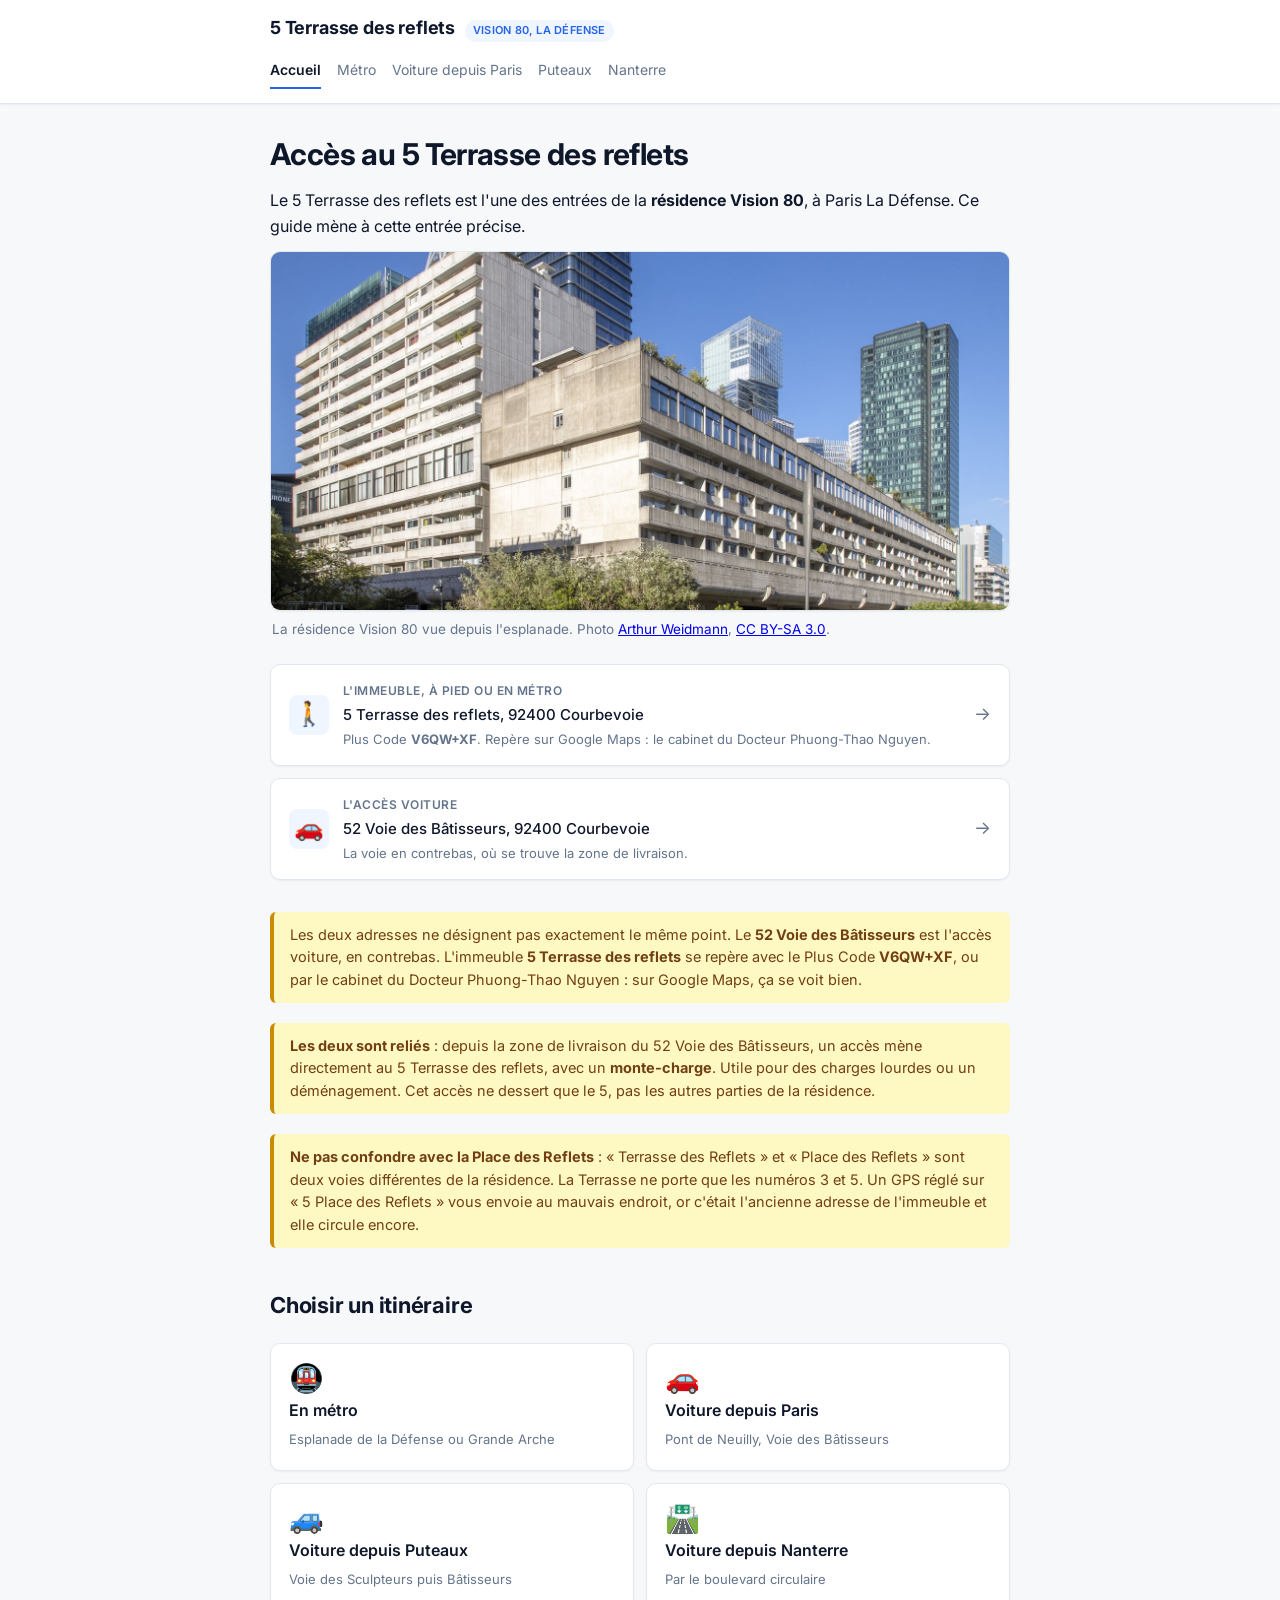
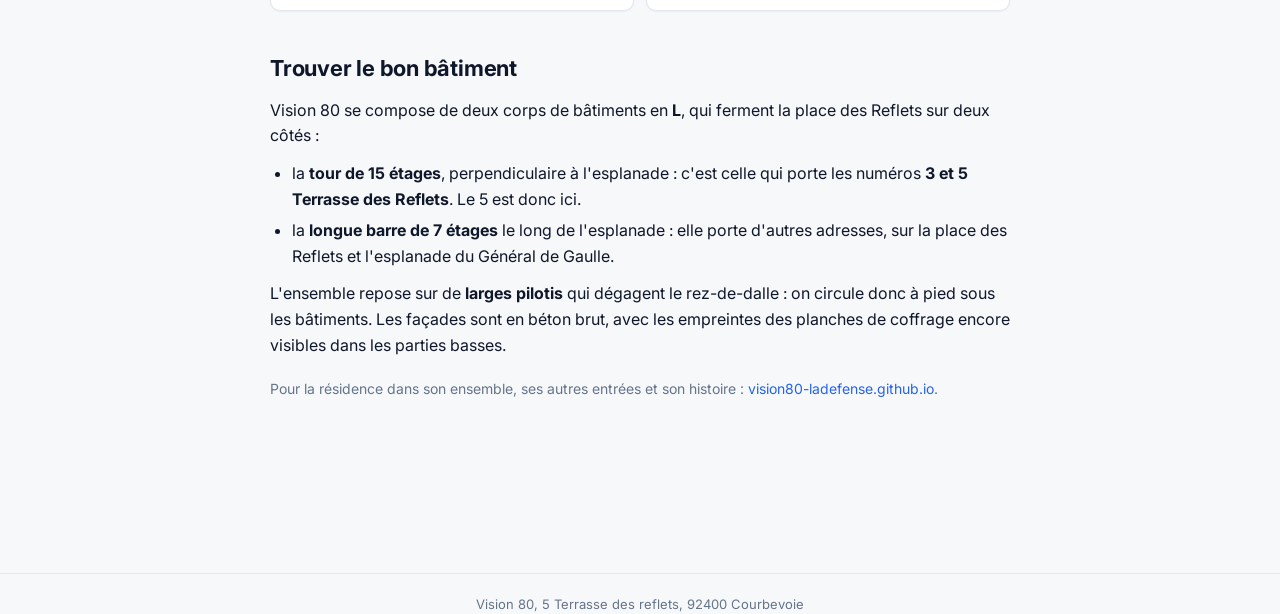
<file: index.html>
<!doctype html>
<html lang="fr">
<head>
<meta charset="utf-8">
<meta name="viewport" content="width=device-width, initial-scale=1">
<title>Accès au 5 Terrasse des reflets, Vision 80 La Défense</title>
<meta name="description" content="Comment se rendre au 5 Terrasse des reflets, une des entrées de la résidence Vision 80 à Paris La Défense, à pied, en métro ou en voiture.">
<link rel="preconnect" href="https://fonts.googleapis.com">
<link rel="preconnect" href="https://fonts.gstatic.com" crossorigin>
<link href="https://fonts.googleapis.com/css2?family=Inter:wght@400;500;600;700&display=swap" rel="stylesheet">
<link rel="stylesheet" href="style.css">
</head>
<body>

<header class="site-header">
  <div class="site-header-inner">
    <h1 class="site-title">
      <a href="index.html">5 Terrasse des reflets</a>
      <span class="badge">Vision 80, La Défense</span>
    </h1>
    <nav class="tabs">
      <a href="index.html" class="active">Accueil</a>
      <a href="metro.html">Métro</a>
      <a href="voiture-paris.html">Voiture depuis Paris</a>
      <a href="voiture-puteaux.html">Puteaux</a>
      <a href="voiture-nanterre.html">Nanterre</a>
    </nav>
  </div>
</header>

<div class="container">

  <h1 class="page-title">Accès au 5 Terrasse des reflets</h1>

  <p>Le 5 Terrasse des reflets est l'une des entrées de la <strong>résidence Vision 80</strong>, à Paris La Défense. Ce guide mène à cette entrée précise.</p>

  <figure class="figure figure--hero">
    <img src="images/vision80_2022.jpg" alt="La résidence Vision 80 vue depuis l'esplanade, la tour de 15 étages à gauche et la longue barre à droite, les tours de La Défense au fond">
    <figcaption>La résidence Vision 80 vue depuis l'esplanade. Photo <a href="https://fr.wikipedia.org/wiki/Fichier:Vision_80_Juillet_2022.jpeg" target="_blank" rel="noopener">Arthur Weidmann</a>, <a href="https://creativecommons.org/licenses/by-sa/3.0/deed.fr" target="_blank" rel="noopener">CC BY-SA 3.0</a>.</figcaption>
  </figure>

  <div class="addresses">
    <a class="address-card" href="https://maps.google.com/?q=V6QW%2BXF+Courbevoie" target="_blank" rel="noopener">
      <span class="icon">🚶</span>
      <span class="info">
        <span class="label">L'immeuble, à pied ou en métro</span>
        <span class="value">5 Terrasse des reflets, 92400 Courbevoie</span>
        <span class="hint">Plus Code <strong>V6QW+XF</strong>. Repère sur Google Maps : le cabinet du Docteur Phuong-Thao Nguyen.</span>
      </span>
      <span class="arrow">→</span>
    </a>
    <a class="address-card" href="https://maps.google.com/?q=52+Voie+des+B%C3%A2tisseurs,+92400+Courbevoie" target="_blank" rel="noopener">
      <span class="icon">🚗</span>
      <span class="info">
        <span class="label">L'accès voiture</span>
        <span class="value">52 Voie des Bâtisseurs, 92400 Courbevoie</span>
        <span class="hint">La voie en contrebas, où se trouve la zone de livraison.</span>
      </span>
      <span class="arrow">→</span>
    </a>
  </div>

  <div class="note">
    Les deux adresses ne désignent pas exactement le même point. Le <strong>52 Voie des Bâtisseurs</strong> est l'accès voiture, en contrebas. L'immeuble <strong>5 Terrasse des reflets</strong> se repère avec le Plus Code <strong>V6QW+XF</strong>, ou par le cabinet du Docteur Phuong-Thao Nguyen : sur Google Maps, ça se voit bien.
  </div>

  <div class="note">
    <strong>Les deux sont reliés</strong> : depuis la zone de livraison du 52 Voie des Bâtisseurs, un accès mène directement au 5 Terrasse des reflets, avec un <strong>monte-charge</strong>. Utile pour des charges lourdes ou un déménagement. Cet accès ne dessert que le 5, pas les autres parties de la résidence.
  </div>

  <div class="note">
    <strong>Ne pas confondre avec la Place des Reflets</strong> : « Terrasse des Reflets » et « Place des Reflets » sont deux voies différentes de la résidence. La Terrasse ne porte que les numéros 3 et 5. Un GPS réglé sur « 5 Place des Reflets » vous envoie au mauvais endroit, or c'était l'ancienne adresse de l'immeuble et elle circule encore.
  </div>

  <h2>Choisir un itinéraire</h2>

  <div class="modes">
    <a class="mode-card" href="metro.html">
      <span class="icon">🚇</span>
      <span class="title">En métro</span>
      <span class="desc">Esplanade de la Défense ou Grande Arche</span>
    </a>
    <a class="mode-card" href="voiture-paris.html">
      <span class="icon">🚗</span>
      <span class="title">Voiture depuis Paris</span>
      <span class="desc">Pont de Neuilly, Voie des Bâtisseurs</span>
    </a>
    <a class="mode-card" href="voiture-puteaux.html">
      <span class="icon">🚙</span>
      <span class="title">Voiture depuis Puteaux</span>
      <span class="desc">Voie des Sculpteurs puis Bâtisseurs</span>
    </a>
    <a class="mode-card" href="voiture-nanterre.html">
      <span class="icon">🛣️</span>
      <span class="title">Voiture depuis Nanterre</span>
      <span class="desc">Par le boulevard circulaire</span>
    </a>
  </div>

  <h2>Trouver le bon bâtiment</h2>

  <p>Vision 80 se compose de deux corps de bâtiments en <strong>L</strong>, qui ferment la place des Reflets sur deux côtés :</p>

  <ul>
    <li>la <strong>tour de 15 étages</strong>, perpendiculaire à l'esplanade : c'est celle qui porte les numéros <strong>3 et 5 Terrasse des Reflets</strong>. Le 5 est donc ici.</li>
    <li>la <strong>longue barre de 7 étages</strong> le long de l'esplanade : elle porte d'autres adresses, sur la place des Reflets et l'esplanade du Général de Gaulle.</li>
  </ul>

  <p>L'ensemble repose sur de <strong>larges pilotis</strong> qui dégagent le rez-de-dalle : on circule donc à pied sous les bâtiments. Les façades sont en béton brut, avec les empreintes des planches de coffrage encore visibles dans les parties basses.</p>

  <p class="links">
    Pour la résidence dans son ensemble, ses autres entrées et son histoire :
    <a href="https://vision80-ladefense.github.io/" target="_blank" rel="noopener">vision80-ladefense.github.io</a>.
  </p>

</div>

<footer class="site-footer">
  <address>Vision 80, 5 Terrasse des reflets, 92400 Courbevoie</address>
</footer>

</body>
</html>
</file>
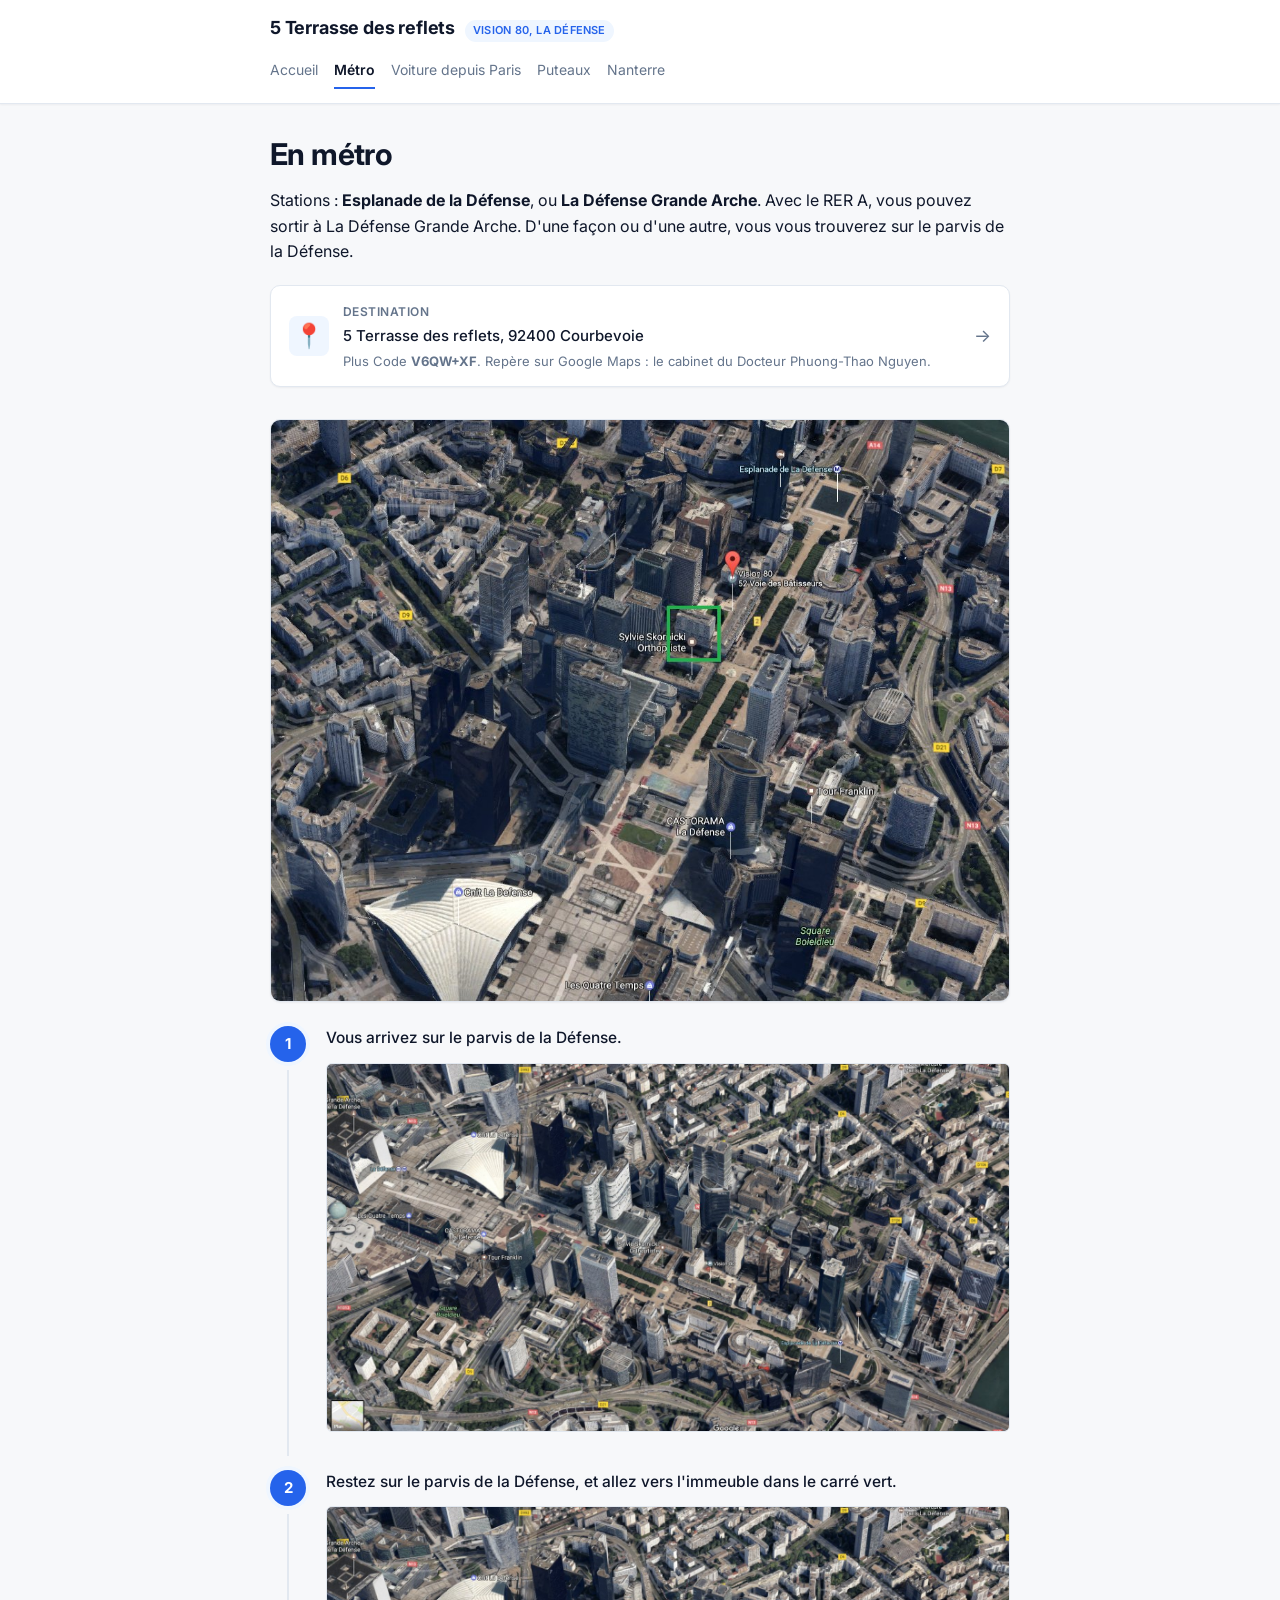
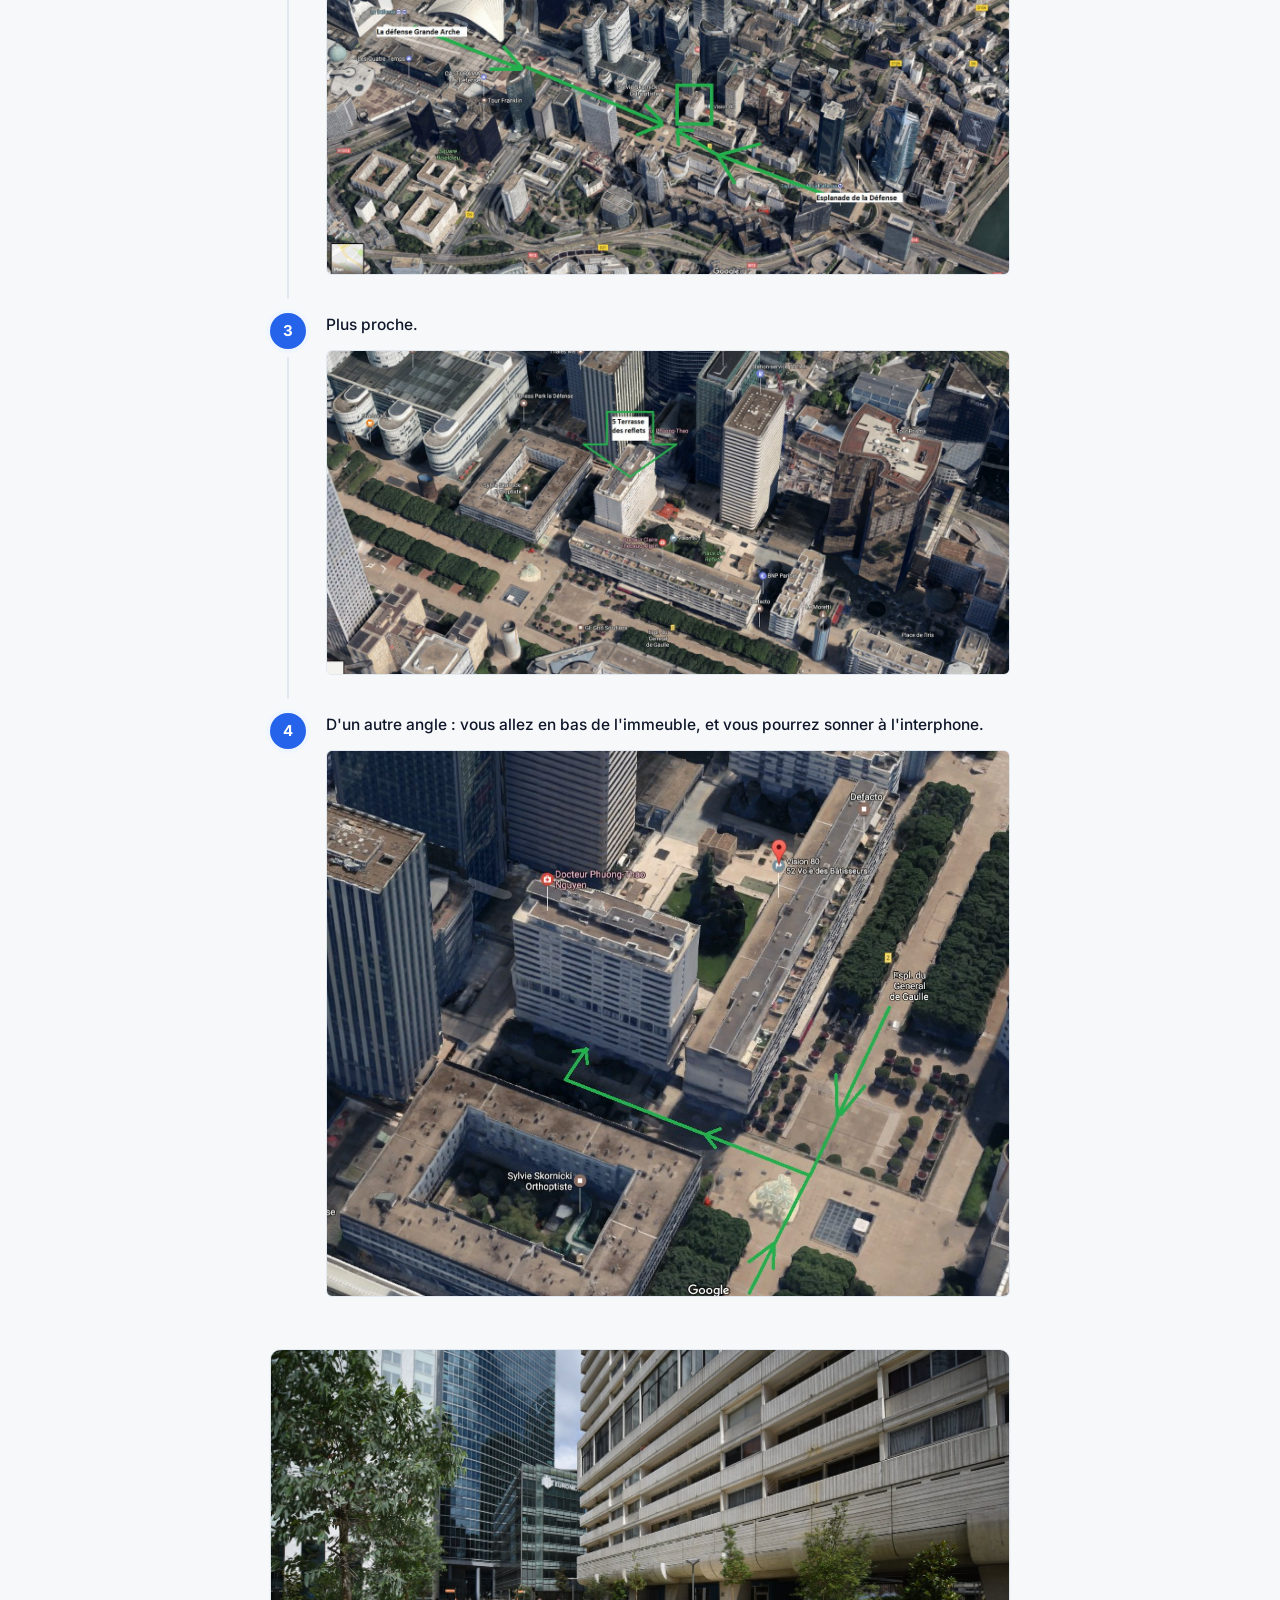
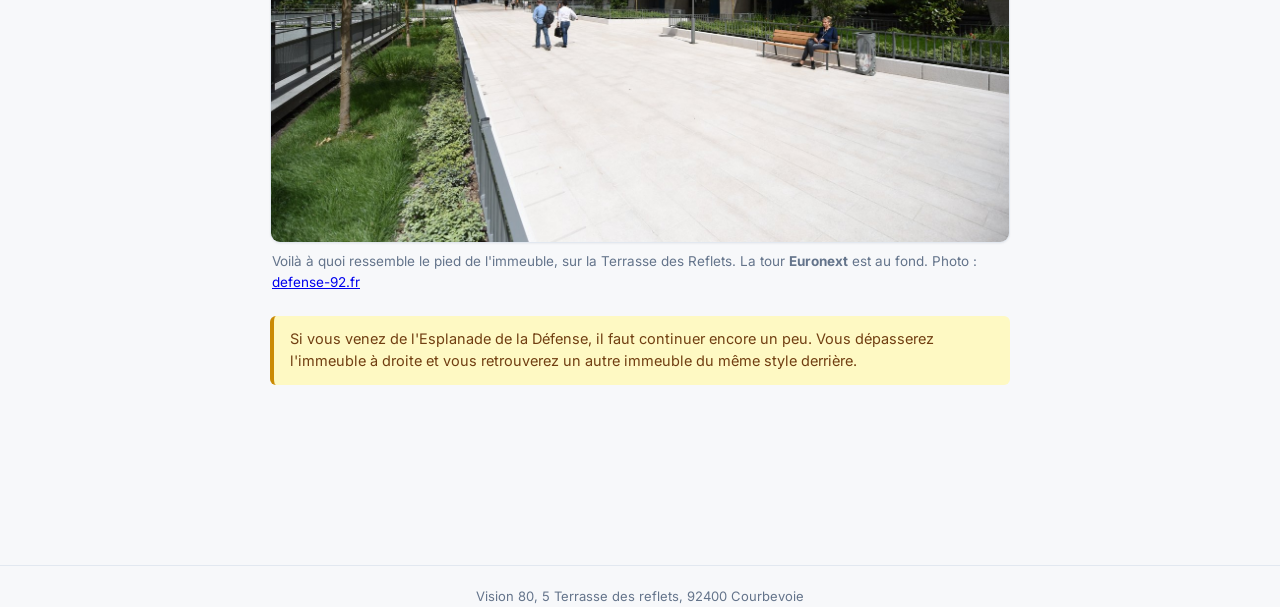
<file: metro.html>
<!doctype html>
<html lang="fr">
<head>
<meta charset="utf-8">
<meta name="viewport" content="width=device-width, initial-scale=1">
<title>En métro - Accès Vision 80</title>
<link rel="preconnect" href="https://fonts.googleapis.com">
<link rel="preconnect" href="https://fonts.gstatic.com" crossorigin>
<link href="https://fonts.googleapis.com/css2?family=Inter:wght@400;500;600;700&display=swap" rel="stylesheet">
<link rel="stylesheet" href="style.css">
</head>
<body>

<header class="site-header">
  <div class="site-header-inner">
    <h1 class="site-title">
      <a href="index.html">5 Terrasse des reflets</a>
      <span class="badge">Vision 80, La Défense</span>
    </h1>
    <nav class="tabs">
      <a href="index.html">Accueil</a>
      <a href="metro.html" class="active">Métro</a>
      <a href="voiture-paris.html">Voiture depuis Paris</a>
      <a href="voiture-puteaux.html">Puteaux</a>
      <a href="voiture-nanterre.html">Nanterre</a>
    </nav>
  </div>
</header>

<div class="container">

  <h1 class="page-title">En métro</h1>

  <p>Stations : <strong>Esplanade de la Défense</strong>, ou <strong>La Défense Grande Arche</strong>. Avec le RER A, vous pouvez sortir à La Défense Grande Arche. D'une façon ou d'une autre, vous vous trouverez sur le parvis de la Défense.</p>

  <div class="addresses">
    <a class="address-card" href="https://maps.google.com/?q=V6QW%2BXF+Courbevoie" target="_blank" rel="noopener">
      <span class="icon">📍</span>
      <span class="info">
        <span class="label">Destination</span>
        <span class="value">5 Terrasse des reflets, 92400 Courbevoie</span>
        <span class="hint">Plus Code <strong>V6QW+XF</strong>. Repère sur Google Maps : le cabinet du Docteur Phuong-Thao Nguyen.</span>
      </span>
      <span class="arrow">→</span>
    </a>
  </div>

  <img src="images/2016-12-13-12.jpg" alt="Vue aérienne de La Défense, l'immeuble Vision 80 entouré en vert" class="hero">

  <ol class="steps">
    <li>
      <p>Vous arrivez sur le parvis de la Défense.</p>
      <img loading="lazy" decoding="async" src="images/m1.jpg" alt="Vue aérienne du parvis de la Défense avec le repère Vision 80">
    </li>
    <li>
      <p>Restez sur le parvis de la Défense, et allez vers l'immeuble dans le carré vert.</p>
      <img loading="lazy" decoding="async" src="images/m1-copie.jpg" alt="Même vue aérienne, flèches depuis La Défense Grande Arche et depuis l'Esplanade de la Défense vers le carré vert autour de Vision 80">
    </li>
    <li>
      <p>Plus proche.</p>
      <img loading="lazy" decoding="async" src="images/m2.jpg" alt="Vue rapprochée, flèche pointant le 5 Terrasse des reflets">
    </li>
    <li>
      <p>D'un autre angle : vous allez en bas de l'immeuble, et vous pourrez sonner à l'interphone.</p>
      <img loading="lazy" decoding="async" src="images/2016-12-13-11-copie.jpg" alt="Vue rapprochée du pied de l'immeuble, chemin d'accès depuis l'Esplanade du Général de Gaulle">
    </li>
  </ol>

  <figure class="figure">
    <img loading="lazy" decoding="async" src="images/esplanade_entree_pieton.jpg" alt="Le pied de la barre Vision 80 sur la Terrasse des Reflets, la tour Euronext au fond">
    <figcaption>Voilà à quoi ressemble le pied de l'immeuble, sur la Terrasse des Reflets. La tour <strong>Euronext</strong> est au fond. Photo : <a href="https://www.defense-92.fr/" target="_blank" rel="noopener">defense-92.fr</a></figcaption>
  </figure>

  <div class="note">
    Si vous venez de l'Esplanade de la Défense, il faut continuer encore un peu. Vous dépasserez l'immeuble à droite et vous retrouverez un autre immeuble du même style derrière.
  </div>

</div>

<footer class="site-footer">
  <address>Vision 80, 5 Terrasse des reflets, 92400 Courbevoie</address>
</footer>

</body>
</html>
</file>
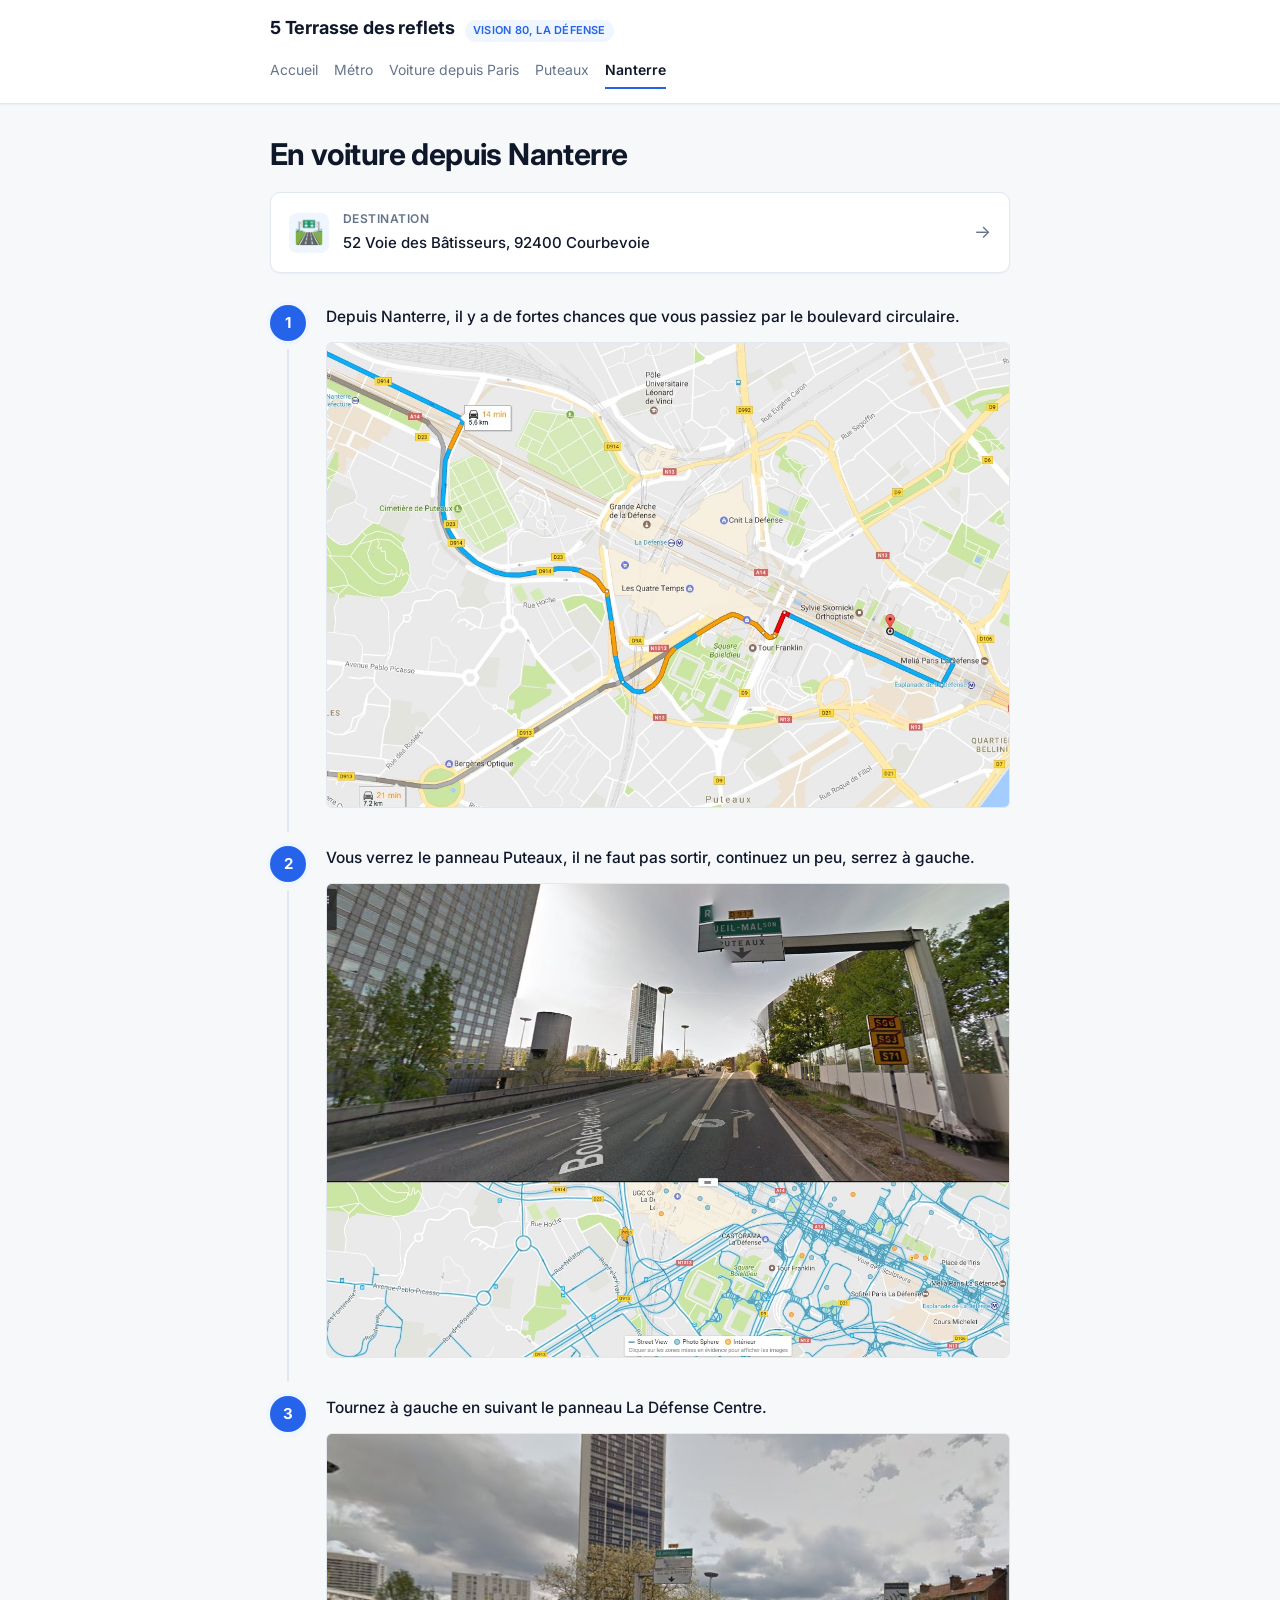
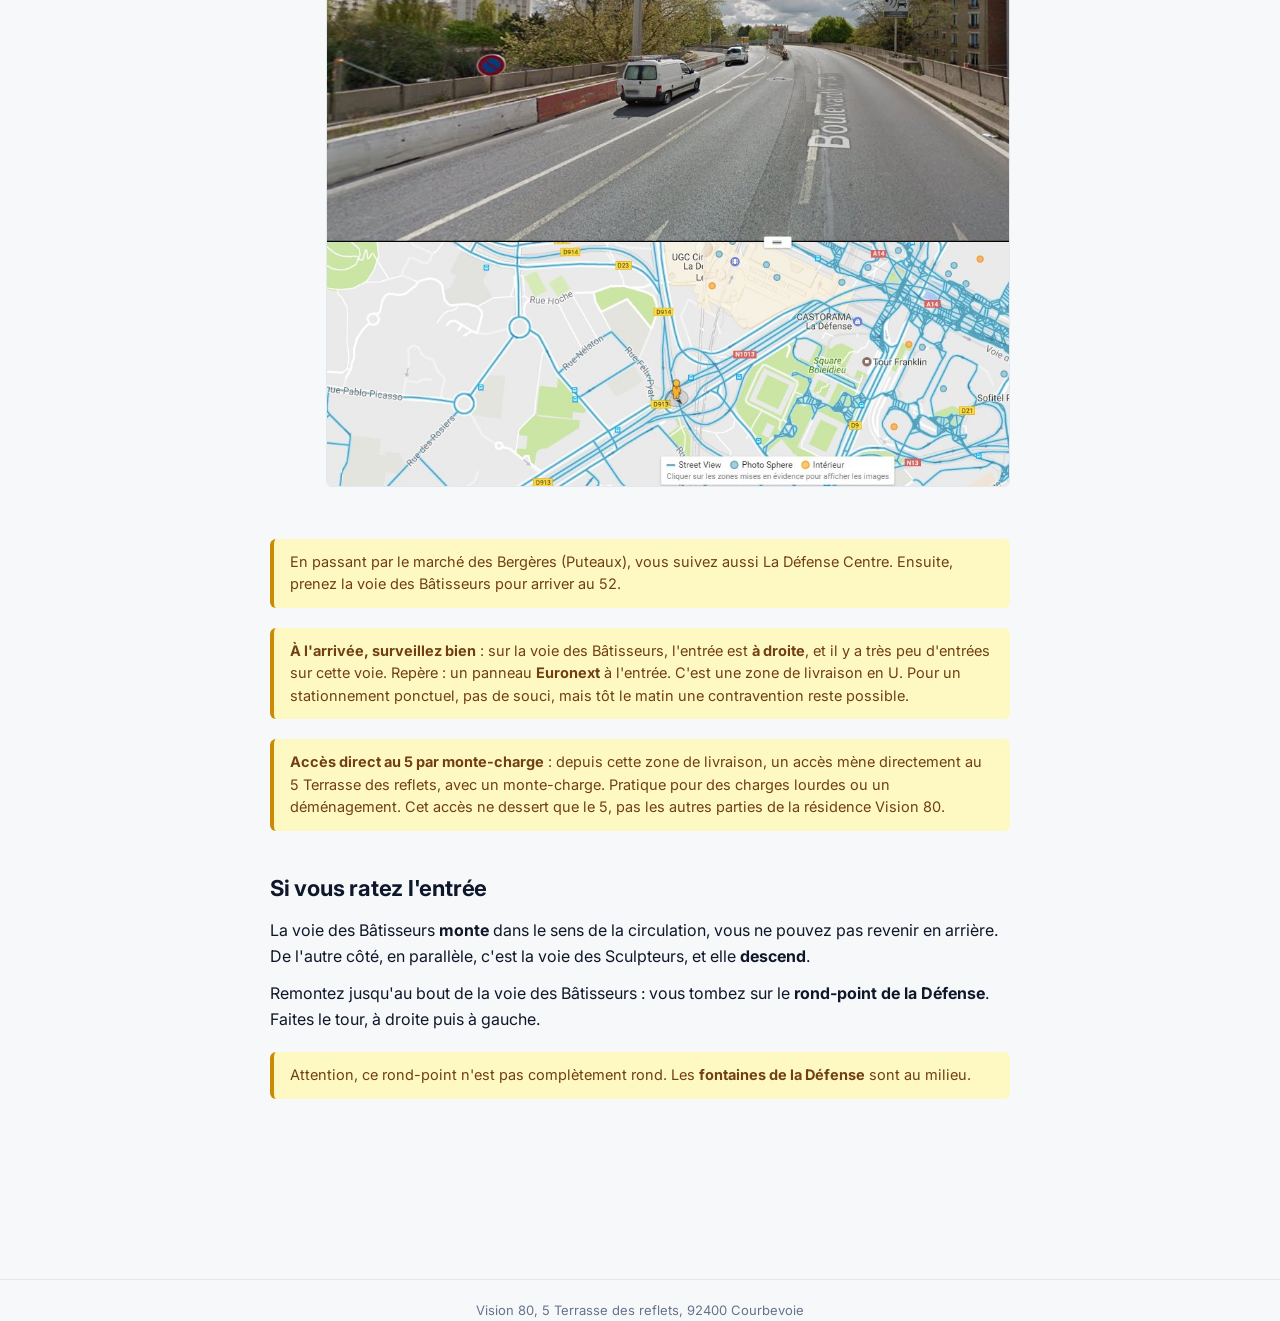
<file: voiture-nanterre.html>
<!doctype html>
<html lang="fr">
<head>
<meta charset="utf-8">
<meta name="viewport" content="width=device-width, initial-scale=1">
<title>En voiture depuis Nanterre - Accès Vision 80</title>
<link rel="preconnect" href="https://fonts.googleapis.com">
<link rel="preconnect" href="https://fonts.gstatic.com" crossorigin>
<link href="https://fonts.googleapis.com/css2?family=Inter:wght@400;500;600;700&display=swap" rel="stylesheet">
<link rel="stylesheet" href="style.css">
</head>
<body>

<header class="site-header">
  <div class="site-header-inner">
    <h1 class="site-title">
      <a href="index.html">5 Terrasse des reflets</a>
      <span class="badge">Vision 80, La Défense</span>
    </h1>
    <nav class="tabs">
      <a href="index.html">Accueil</a>
      <a href="metro.html">Métro</a>
      <a href="voiture-paris.html">Voiture depuis Paris</a>
      <a href="voiture-puteaux.html">Puteaux</a>
      <a href="voiture-nanterre.html" class="active">Nanterre</a>
    </nav>
  </div>
</header>

<div class="container">

  <h1 class="page-title">En voiture depuis Nanterre</h1>

  <div class="addresses">
    <a class="address-card" href="https://maps.google.com/?q=52+Voie+des+B%C3%A2tisseurs,+92400+Courbevoie" target="_blank" rel="noopener">
      <span class="icon">🛣️</span>
      <span class="info">
        <span class="label">Destination</span>
        <span class="value">52 Voie des Bâtisseurs, 92400 Courbevoie</span>
      </span>
      <span class="arrow">→</span>
    </a>
  </div>

  <ol class="steps">
    <li>
      <p>Depuis Nanterre, il y a de fortes chances que vous passiez par le boulevard circulaire.</p>
      <img src="images/2016-12-13-27.jpg" alt="Carte des itinéraires depuis Nanterre vers le 52 Voie des Bâtisseurs par le boulevard circulaire">
    </li>
    <li>
      <p>Vous verrez le panneau Puteaux, il ne faut pas sortir, continuez un peu, serrez à gauche.</p>
      <img loading="lazy" decoding="async" src="images/2016-12-13-26.jpg" alt="Boulevard circulaire, panneau vert Rueil-Malmaison et Puteaux au-dessus de la chaussée">
    </li>
    <li>
      <p>Tournez à gauche en suivant le panneau La Défense Centre.</p>
      <img loading="lazy" decoding="async" src="images/2016-12-13-24.jpg" alt="Panneau vert La Défense Centre avec flèche, sur le boulevard circulaire">
    </li>
  </ol>

  <div class="note">
    En passant par le marché des Bergères (Puteaux), vous suivez aussi La Défense Centre. Ensuite, prenez la voie des Bâtisseurs pour arriver au 52.
  </div>

  <div class="note">
    <strong>À l'arrivée, surveillez bien</strong> : sur la voie des Bâtisseurs, l'entrée est <strong>à droite</strong>, et il y a très peu d'entrées sur cette voie. Repère : un panneau <strong>Euronext</strong> à l'entrée. C'est une zone de livraison en U. Pour un stationnement ponctuel, pas de souci, mais tôt le matin une contravention reste possible.
  </div>

  <div class="note">
    <strong>Accès direct au 5 par monte-charge</strong> : depuis cette zone de livraison, un accès mène directement au 5 Terrasse des reflets, avec un monte-charge. Pratique pour des charges lourdes ou un déménagement. Cet accès ne dessert que le 5, pas les autres parties de la résidence Vision 80.
  </div>

  <h2>Si vous ratez l'entrée</h2>

  <p>La voie des Bâtisseurs <strong>monte</strong> dans le sens de la circulation, vous ne pouvez pas revenir en arrière. De l'autre côté, en parallèle, c'est la voie des Sculpteurs, et elle <strong>descend</strong>.</p>

  <p>Remontez jusqu'au bout de la voie des Bâtisseurs : vous tombez sur le <strong>rond-point de la Défense</strong>. Faites le tour, à droite puis à gauche.</p>

  <div class="note">
    Attention, ce rond-point n'est pas complètement rond. Les <strong>fontaines de la Défense</strong> sont au milieu.
  </div>

</div>

<footer class="site-footer">
  <address>Vision 80, 5 Terrasse des reflets, 92400 Courbevoie</address>
</footer>

</body>
</html>
</file>
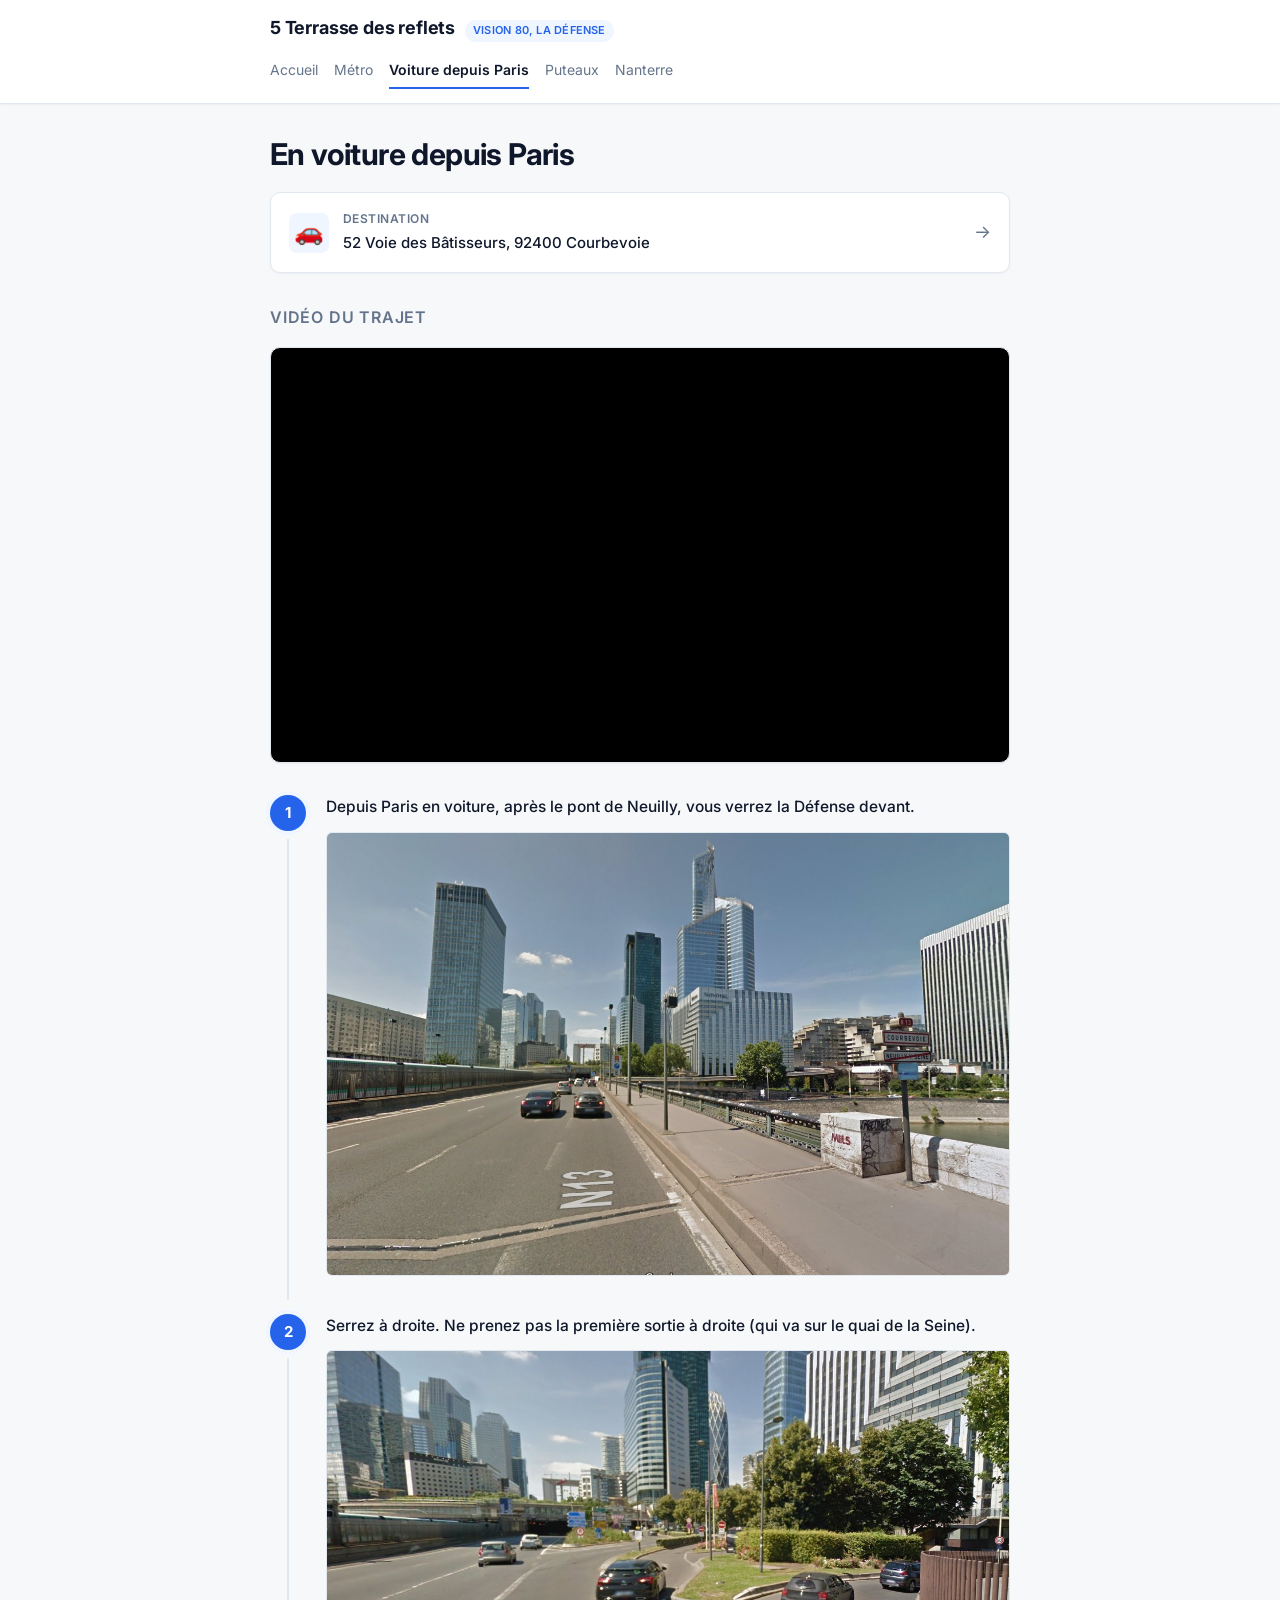
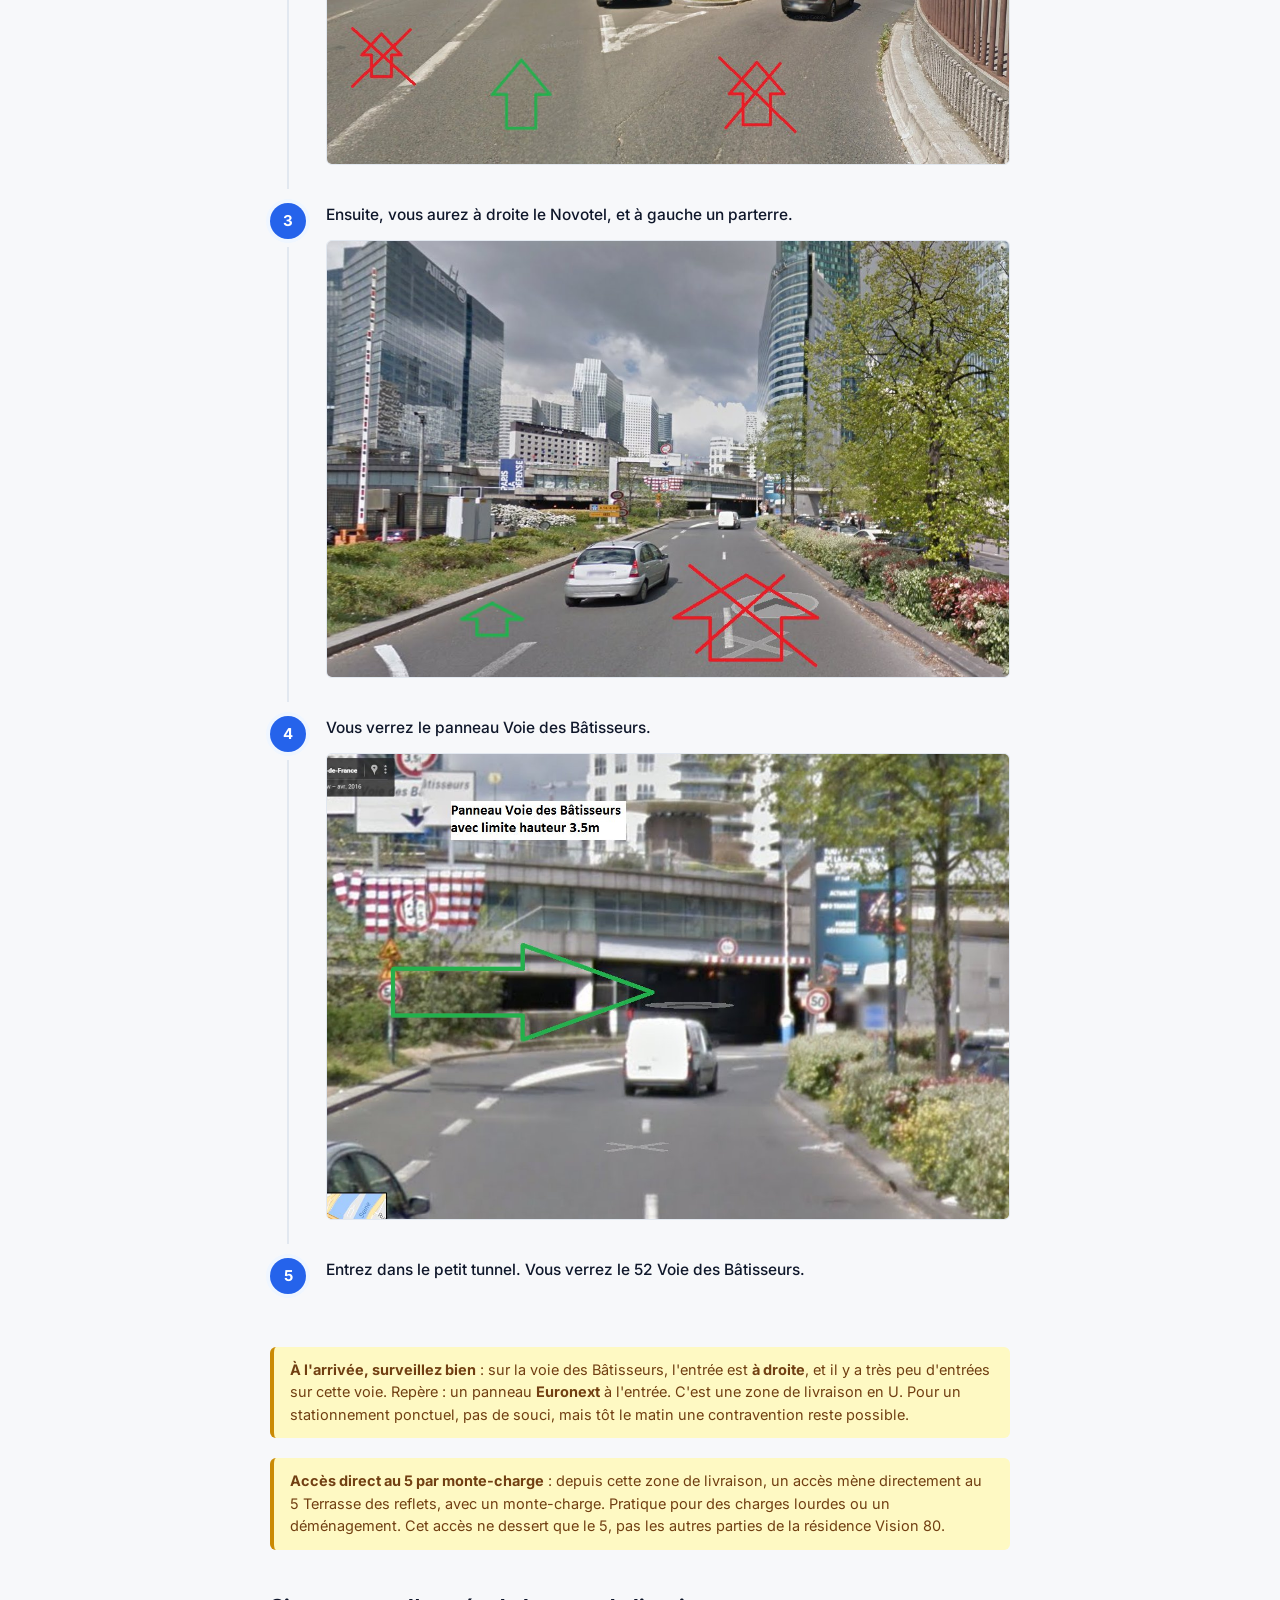
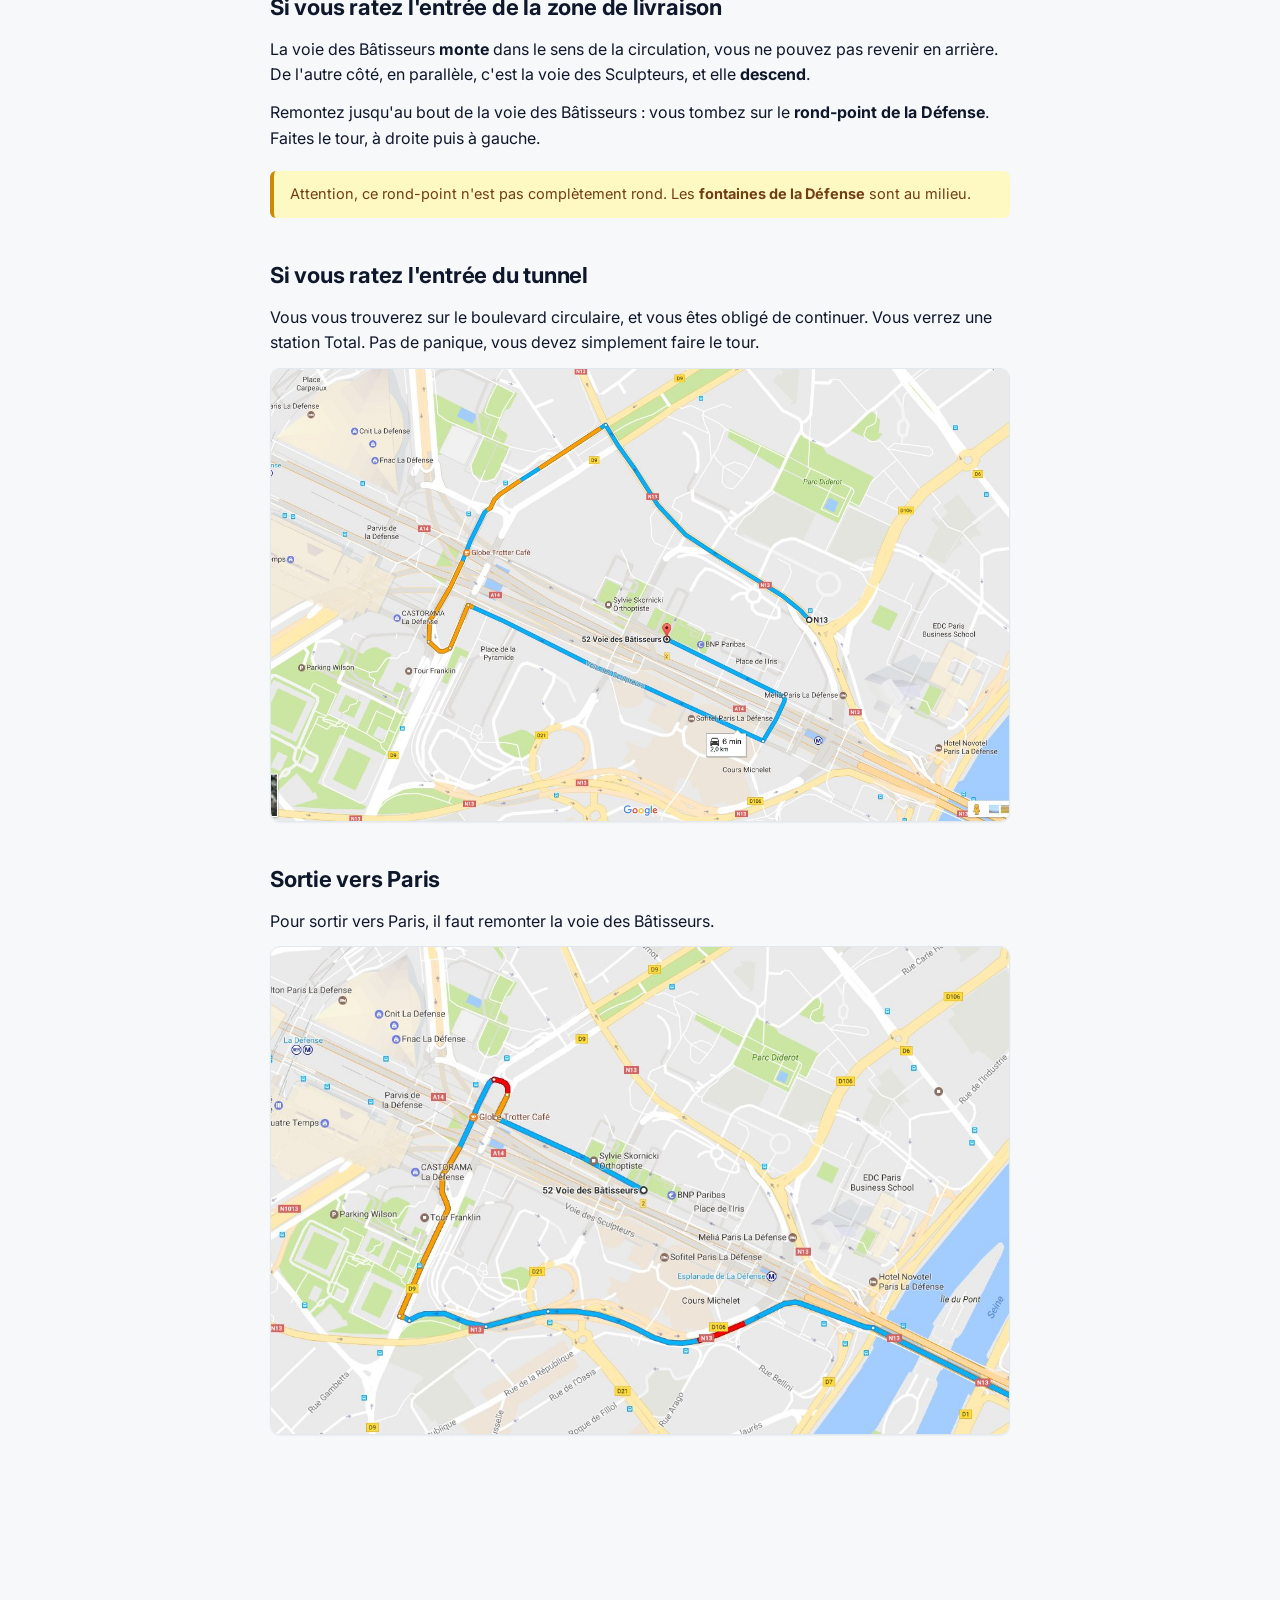
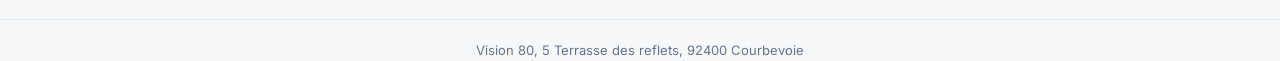
<file: voiture-paris.html>
<!doctype html>
<html lang="fr">
<head>
<meta charset="utf-8">
<meta name="viewport" content="width=device-width, initial-scale=1">
<title>En voiture depuis Paris - Accès Vision 80</title>
<link rel="preconnect" href="https://fonts.googleapis.com">
<link rel="preconnect" href="https://fonts.gstatic.com" crossorigin>
<link href="https://fonts.googleapis.com/css2?family=Inter:wght@400;500;600;700&display=swap" rel="stylesheet">
<link rel="stylesheet" href="style.css">
</head>
<body>

<header class="site-header">
  <div class="site-header-inner">
    <h1 class="site-title">
      <a href="index.html">5 Terrasse des reflets</a>
      <span class="badge">Vision 80, La Défense</span>
    </h1>
    <nav class="tabs">
      <a href="index.html">Accueil</a>
      <a href="metro.html">Métro</a>
      <a href="voiture-paris.html" class="active">Voiture depuis Paris</a>
      <a href="voiture-puteaux.html">Puteaux</a>
      <a href="voiture-nanterre.html">Nanterre</a>
    </nav>
  </div>
</header>

<div class="container">

  <h1 class="page-title">En voiture depuis Paris</h1>

  <div class="addresses">
    <a class="address-card" href="https://maps.google.com/?q=52+Voie+des+B%C3%A2tisseurs,+92400+Courbevoie" target="_blank" rel="noopener">
      <span class="icon">🚗</span>
      <span class="info">
        <span class="label">Destination</span>
        <span class="value">52 Voie des Bâtisseurs, 92400 Courbevoie</span>
      </span>
      <span class="arrow">→</span>
    </a>
  </div>

  <h3>Vidéo du trajet</h3>
  <div class="video">
    <iframe src="https://www.youtube.com/embed/BX3G2ctqSXU" title="Trajet en voiture depuis Paris" allow="accelerometer; autoplay; clipboard-write; encrypted-media; gyroscope; picture-in-picture; web-share" allowfullscreen></iframe>
  </div>

  <ol class="steps">
    <li>
      <p>Depuis Paris en voiture, après le pont de Neuilly, vous verrez la Défense devant.</p>
      <img src="images/1.jpg" alt="Le pont de Neuilly, La Défense devant, panneau Courbevoie et Neuilly-sur-Seine">
    </li>
    <li>
      <p>Serrez à droite. Ne prenez pas la première sortie à droite (qui va sur le quai de la Seine).</p>
      <img loading="lazy" decoding="async" src="images/2-copie.jpg" alt="Carrefour, flèche verte pour continuer tout droit, croix rouges sur les sorties de gauche et de droite">
    </li>
    <li>
      <p>Ensuite, vous aurez à droite le Novotel, et à gauche un parterre.</p>
      <img loading="lazy" decoding="async" src="images/4-copie.jpg" alt="Descente vers le tunnel, tour Allianz à gauche, flèche verte à gauche et croix rouge à droite">
    </li>
    <li>
      <p>Vous verrez le panneau Voie des Bâtisseurs.</p>
      <img loading="lazy" decoding="async" src="images/5-copie.jpg" alt="Panneau Voie des Bâtisseurs avec limite de hauteur 3,5 m, flèche verte vers l'entrée du tunnel">
    </li>
    <li>
      <p>Entrez dans le petit tunnel. Vous verrez le 52 Voie des Bâtisseurs.</p>
    </li>
  </ol>

  <div class="note">
    <strong>À l'arrivée, surveillez bien</strong> : sur la voie des Bâtisseurs, l'entrée est <strong>à droite</strong>, et il y a très peu d'entrées sur cette voie. Repère : un panneau <strong>Euronext</strong> à l'entrée. C'est une zone de livraison en U. Pour un stationnement ponctuel, pas de souci, mais tôt le matin une contravention reste possible.
  </div>

  <div class="note">
    <strong>Accès direct au 5 par monte-charge</strong> : depuis cette zone de livraison, un accès mène directement au 5 Terrasse des reflets, avec un monte-charge. Pratique pour des charges lourdes ou un déménagement. Cet accès ne dessert que le 5, pas les autres parties de la résidence Vision 80.
  </div>

  <h2>Si vous ratez l'entrée de la zone de livraison</h2>

  <p>La voie des Bâtisseurs <strong>monte</strong> dans le sens de la circulation, vous ne pouvez pas revenir en arrière. De l'autre côté, en parallèle, c'est la voie des Sculpteurs, et elle <strong>descend</strong>.</p>

  <p>Remontez jusqu'au bout de la voie des Bâtisseurs : vous tombez sur le <strong>rond-point de la Défense</strong>. Faites le tour, à droite puis à gauche.</p>

  <div class="note">
    Attention, ce rond-point n'est pas complètement rond. Les <strong>fontaines de la Défense</strong> sont au milieu.
  </div>

  <h2>Si vous ratez l'entrée du tunnel</h2>

  <p>Vous vous trouverez sur le boulevard circulaire, et vous êtes obligé de continuer. Vous verrez une station Total. Pas de panique, vous devez simplement faire le tour.</p>

  <img loading="lazy" decoding="async" src="images/2016-12-13-21.jpg" alt="Carte du tour par le boulevard circulaire pour revenir au 52 Voie des Bâtisseurs, 6 min et 2 km" class="hero">

  <h2>Sortie vers Paris</h2>

  <p>Pour sortir vers Paris, il faut remonter la voie des Bâtisseurs.</p>

  <img loading="lazy" decoding="async" src="images/2016-12-13-18.jpg" alt="Carte de l'itinéraire de sortie vers Paris par la N13" class="hero">

</div>

<footer class="site-footer">
  <address>Vision 80, 5 Terrasse des reflets, 92400 Courbevoie</address>
</footer>

</body>
</html>
</file>
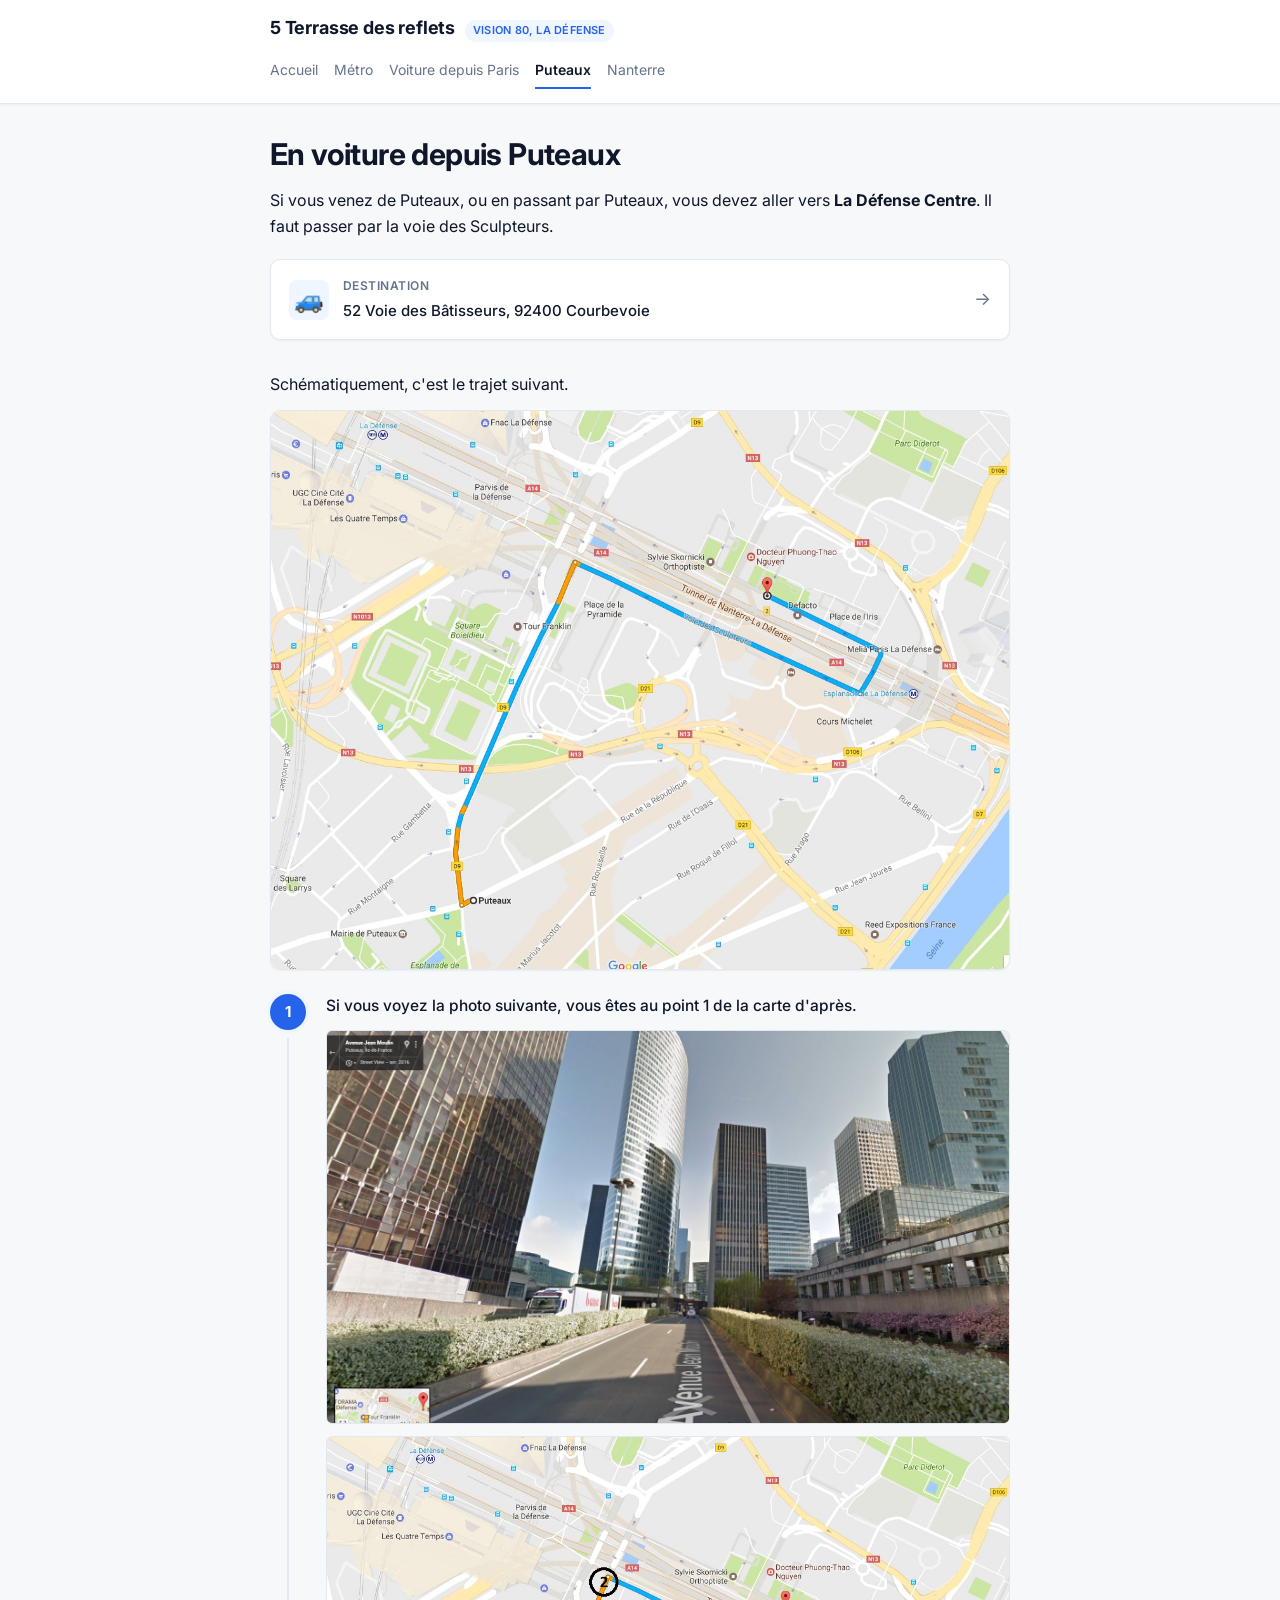
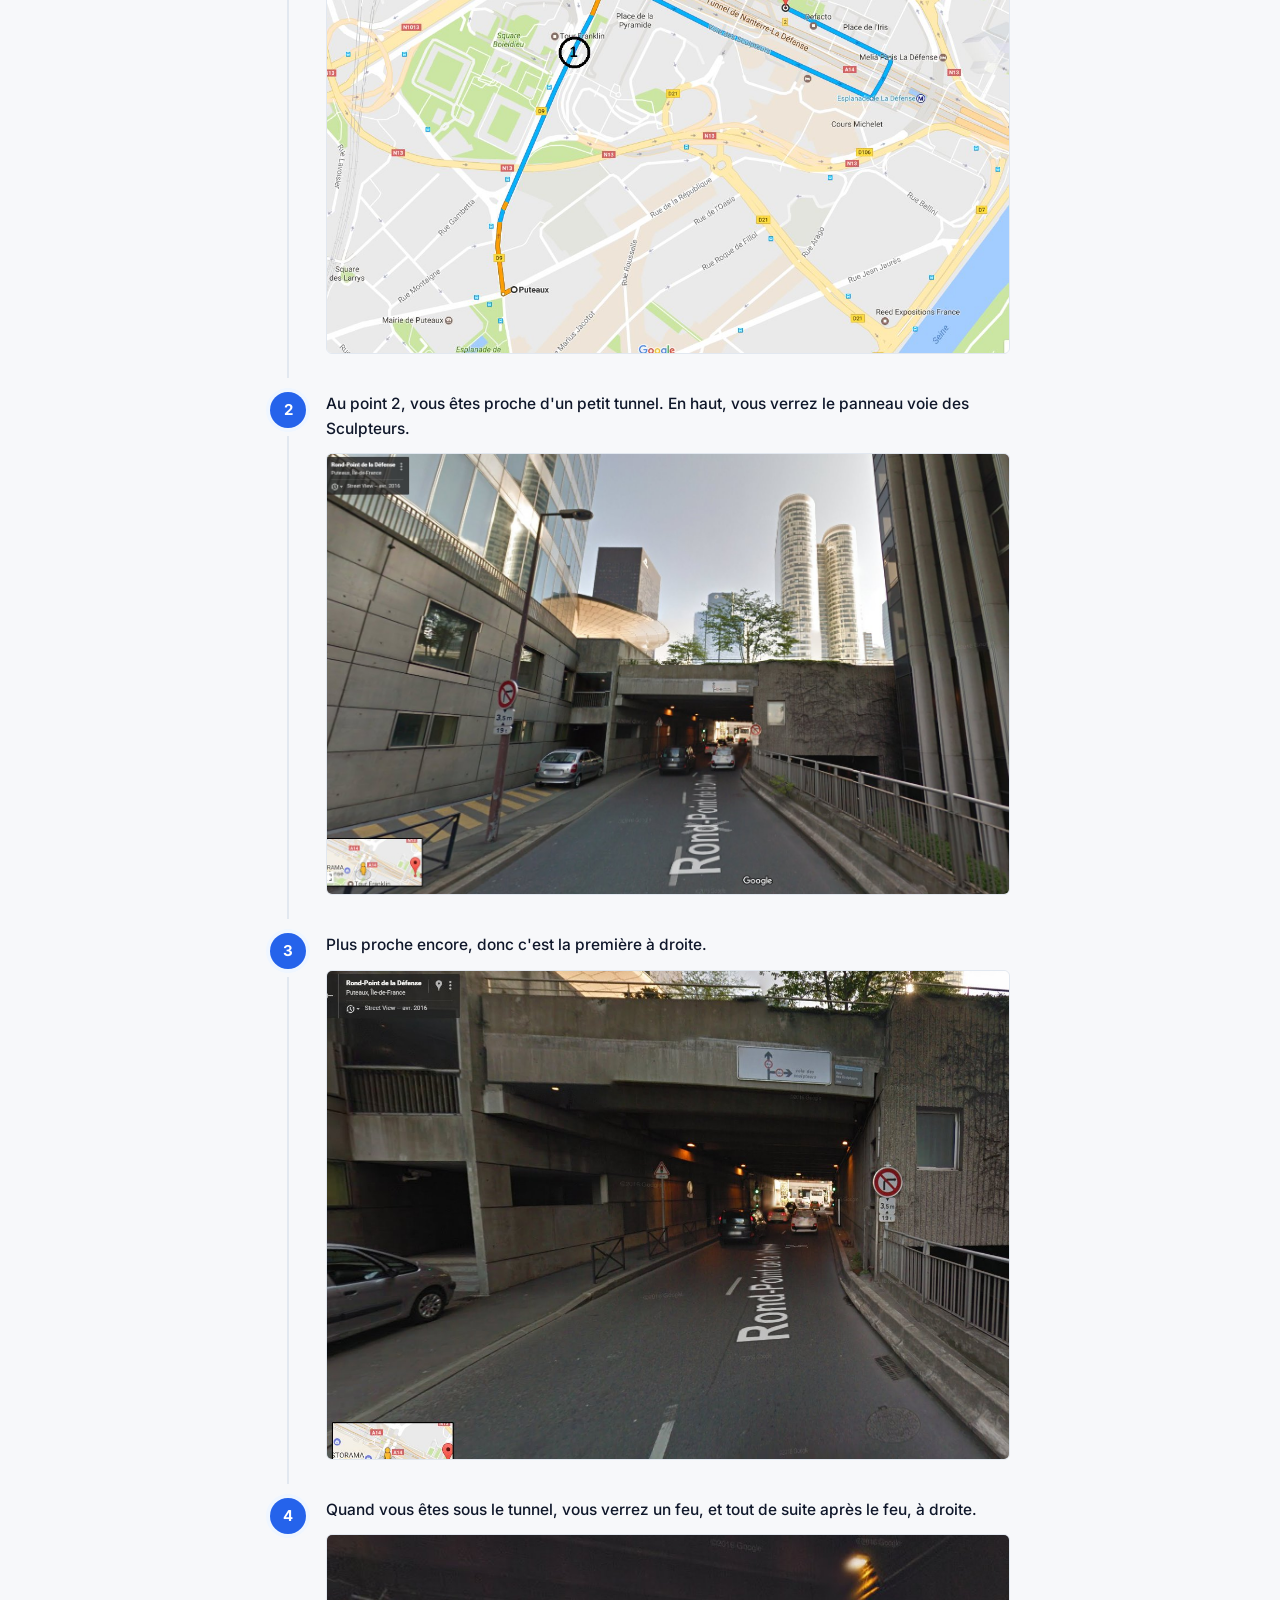
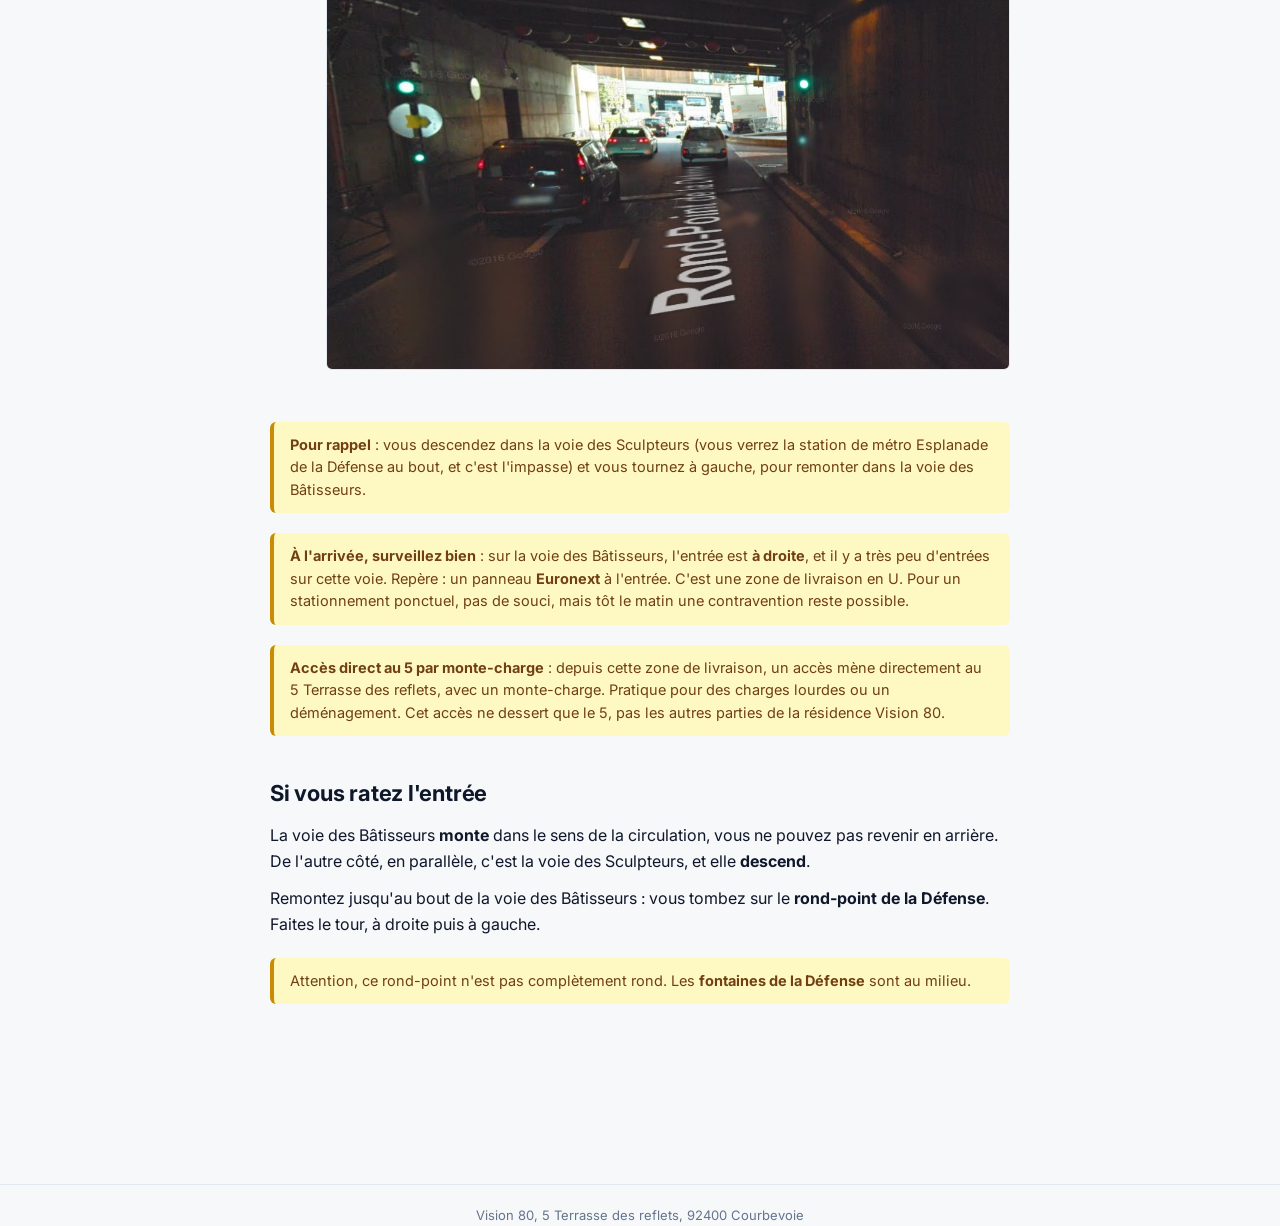
<file: voiture-puteaux.html>
<!doctype html>
<html lang="fr">
<head>
<meta charset="utf-8">
<meta name="viewport" content="width=device-width, initial-scale=1">
<title>En voiture depuis Puteaux - Accès Vision 80</title>
<link rel="preconnect" href="https://fonts.googleapis.com">
<link rel="preconnect" href="https://fonts.gstatic.com" crossorigin>
<link href="https://fonts.googleapis.com/css2?family=Inter:wght@400;500;600;700&display=swap" rel="stylesheet">
<link rel="stylesheet" href="style.css">
</head>
<body>

<header class="site-header">
  <div class="site-header-inner">
    <h1 class="site-title">
      <a href="index.html">5 Terrasse des reflets</a>
      <span class="badge">Vision 80, La Défense</span>
    </h1>
    <nav class="tabs">
      <a href="index.html">Accueil</a>
      <a href="metro.html">Métro</a>
      <a href="voiture-paris.html">Voiture depuis Paris</a>
      <a href="voiture-puteaux.html" class="active">Puteaux</a>
      <a href="voiture-nanterre.html">Nanterre</a>
    </nav>
  </div>
</header>

<div class="container">

  <h1 class="page-title">En voiture depuis Puteaux</h1>

  <p>Si vous venez de Puteaux, ou en passant par Puteaux, vous devez aller vers <strong>La Défense Centre</strong>. Il faut passer par la voie des Sculpteurs.</p>

  <div class="addresses">
    <a class="address-card" href="https://maps.google.com/?q=52+Voie+des+B%C3%A2tisseurs,+92400+Courbevoie" target="_blank" rel="noopener">
      <span class="icon">🚙</span>
      <span class="info">
        <span class="label">Destination</span>
        <span class="value">52 Voie des Bâtisseurs, 92400 Courbevoie</span>
      </span>
      <span class="arrow">→</span>
    </a>
  </div>

  <p>Schématiquement, c'est le trajet suivant.</p>

  <img src="images/2016-12-13-22.jpg" alt="Carte du trajet depuis Puteaux jusqu'au 52 Voie des Bâtisseurs" class="hero">

  <ol class="steps">
    <li>
      <p>Si vous voyez la photo suivante, vous êtes au point 1 de la carte d'après.</p>
      <img loading="lazy" decoding="async" src="images/p1.jpg" alt="Avenue Jean Moulin à Puteaux, vue vers les tours de La Défense">
      <img loading="lazy" decoding="async" src="images/2016-12-13-22-copie.jpg" alt="Même carte du trajet avec les points 1 et 2 repérés">
    </li>
    <li>
      <p>Au point 2, vous êtes proche d'un petit tunnel. En haut, vous verrez le panneau voie des Sculpteurs.</p>
      <img loading="lazy" decoding="async" src="images/p2.jpg" alt="Rond-Point de la Défense, entrée du petit tunnel avec la limite de hauteur 3,5 m">
    </li>
    <li>
      <p>Plus proche encore, donc c'est la première à droite.</p>
      <img loading="lazy" decoding="async" src="images/p4.jpg" alt="Entrée du tunnel, panneau bleu voie des Sculpteurs indiquant la direction">
    </li>
    <li>
      <p>Quand vous êtes sous le tunnel, vous verrez un feu, et tout de suite après le feu, à droite.</p>
      <img loading="lazy" decoding="async" src="images/p5.jpg" alt="Sous le tunnel, les feux tricolores au vert">
    </li>
  </ol>

  <div class="note">
    <strong>Pour rappel</strong> : vous descendez dans la voie des Sculpteurs (vous verrez la station de métro Esplanade de la Défense au bout, et c'est l'impasse) et vous tournez à gauche, pour remonter dans la voie des Bâtisseurs.
  </div>

  <div class="note">
    <strong>À l'arrivée, surveillez bien</strong> : sur la voie des Bâtisseurs, l'entrée est <strong>à droite</strong>, et il y a très peu d'entrées sur cette voie. Repère : un panneau <strong>Euronext</strong> à l'entrée. C'est une zone de livraison en U. Pour un stationnement ponctuel, pas de souci, mais tôt le matin une contravention reste possible.
  </div>

  <div class="note">
    <strong>Accès direct au 5 par monte-charge</strong> : depuis cette zone de livraison, un accès mène directement au 5 Terrasse des reflets, avec un monte-charge. Pratique pour des charges lourdes ou un déménagement. Cet accès ne dessert que le 5, pas les autres parties de la résidence Vision 80.
  </div>

  <h2>Si vous ratez l'entrée</h2>

  <p>La voie des Bâtisseurs <strong>monte</strong> dans le sens de la circulation, vous ne pouvez pas revenir en arrière. De l'autre côté, en parallèle, c'est la voie des Sculpteurs, et elle <strong>descend</strong>.</p>

  <p>Remontez jusqu'au bout de la voie des Bâtisseurs : vous tombez sur le <strong>rond-point de la Défense</strong>. Faites le tour, à droite puis à gauche.</p>

  <div class="note">
    Attention, ce rond-point n'est pas complètement rond. Les <strong>fontaines de la Défense</strong> sont au milieu.
  </div>

</div>

<footer class="site-footer">
  <address>Vision 80, 5 Terrasse des reflets, 92400 Courbevoie</address>
</footer>

</body>
</html>
</file>
<file: style.css>
/* ---------- Reset & base ---------- */
* { box-sizing: border-box; }
html { -webkit-text-size-adjust: 100%; }

:root {
  --bg: #f7f8fa;
  --surface: #ffffff;
  --text: #0f172a;
  --muted: #64748b;
  --border: #e2e8f0;
  --accent: #2563eb;
  --accent-dark: #1d4ed8;
  --accent-soft: #eff6ff;
  --warn-bg: #fef9c3;
  --warn-border: #ca8a04;
  --warn-text: #713f12;
  --radius: 10px;
  --shadow-sm: 0 1px 2px rgba(15, 23, 42, 0.05);
  --shadow: 0 4px 12px rgba(15, 23, 42, 0.06);
}

body {
  font-family: "Inter", -apple-system, BlinkMacSystemFont, "Segoe UI", Roboto, sans-serif;
  font-size: 16px;
  line-height: 1.6;
  color: var(--text);
  background: var(--bg);
  margin: 0;
  -webkit-font-smoothing: antialiased;
}

.container {
  max-width: 780px;
  margin: 0 auto;
  padding: 24px 20px 96px;
}

/* ---------- Header ---------- */
.site-header {
  background: var(--surface);
  border-bottom: 1px solid var(--border);
  position: sticky;
  top: 0;
  z-index: 10;
  box-shadow: var(--shadow-sm);
}

.site-header-inner {
  max-width: 780px;
  margin: 0 auto;
  padding: 14px 20px;
}

.site-title {
  display: flex;
  align-items: baseline;
  gap: 10px;
  flex-wrap: wrap;
  margin: 0;
  font-size: 18px;
  font-weight: 700;
  letter-spacing: -0.01em;
}

.site-title .badge {
  font-size: 11px;
  font-weight: 600;
  color: var(--accent);
  background: var(--accent-soft);
  padding: 2px 8px;
  border-radius: 999px;
  letter-spacing: 0.02em;
  text-transform: uppercase;
}

.site-title a { color: inherit; text-decoration: none; }

nav.tabs {
  display: flex;
  flex-wrap: wrap;
  gap: 4px 16px;
  margin-top: 10px;
  font-size: 14px;
}

nav.tabs a {
  color: var(--muted);
  text-decoration: none;
  padding: 6px 0;
  border-bottom: 2px solid transparent;
  transition: color .15s, border-color .15s;
}

nav.tabs a:hover { color: var(--text); }

nav.tabs a.active {
  color: var(--text);
  font-weight: 600;
  border-bottom-color: var(--accent);
}

/* ---------- Content headings ---------- */
h1.page-title {
  font-size: 30px;
  font-weight: 700;
  letter-spacing: -0.02em;
  margin: 8px 0 16px;
  line-height: 1.2;
}

h2 {
  font-size: 22px;
  font-weight: 700;
  letter-spacing: -0.01em;
  margin: 40px 0 12px;
}

h3 {
  font-size: 16px;
  font-weight: 600;
  color: var(--muted);
  text-transform: uppercase;
  letter-spacing: 0.05em;
  margin: 32px 0 12px;
}

p { margin: 12px 0; }

ul {
  margin: 12px 0;
  padding-left: 22px;
}

ul li { margin: 6px 0; }

/* ---------- Addresses ---------- */
.addresses {
  display: grid;
  gap: 12px;
  margin: 20px 0 32px;
}

.address-card {
  background: var(--surface);
  border: 1px solid var(--border);
  border-radius: var(--radius);
  padding: 16px 18px;
  display: flex;
  align-items: center;
  gap: 14px;
  text-decoration: none;
  color: var(--text);
  box-shadow: var(--shadow-sm);
  transition: transform .12s, box-shadow .12s, border-color .12s;
}

.address-card:hover {
  transform: translateY(-1px);
  box-shadow: var(--shadow);
  border-color: var(--accent);
}

.address-card .icon {
  font-size: 24px;
  flex-shrink: 0;
  width: 40px;
  height: 40px;
  display: flex;
  align-items: center;
  justify-content: center;
  background: var(--accent-soft);
  border-radius: 8px;
}

.address-card .info {
  flex: 1;
  min-width: 0;
}

.address-card .label {
  display: block;
  font-size: 12px;
  font-weight: 600;
  color: var(--muted);
  text-transform: uppercase;
  letter-spacing: 0.04em;
  margin-bottom: 2px;
}

.address-card .value {
  font-size: 15px;
  font-weight: 500;
  line-height: 1.4;
}

.address-card .hint {
  display: block;
  font-size: 13px;
  color: var(--muted);
  margin-top: 3px;
  line-height: 1.4;
}

.address-card .arrow {
  color: var(--muted);
  font-size: 18px;
}

/* ---------- Mode cards (home) ---------- */
.modes {
  display: grid;
  grid-template-columns: repeat(2, 1fr);
  gap: 12px;
  margin: 20px 0 32px;
}

@media (max-width: 480px) {
  .modes { grid-template-columns: 1fr; }
}

.mode-card {
  background: var(--surface);
  border: 1px solid var(--border);
  border-radius: var(--radius);
  padding: 20px 18px;
  text-decoration: none;
  color: var(--text);
  display: flex;
  flex-direction: column;
  gap: 8px;
  box-shadow: var(--shadow-sm);
  transition: transform .12s, box-shadow .12s, border-color .12s;
}

.mode-card:hover {
  transform: translateY(-2px);
  box-shadow: var(--shadow);
  border-color: var(--accent);
}

.mode-card .icon {
  font-size: 28px;
  line-height: 1;
}

.mode-card .title {
  font-size: 16px;
  font-weight: 600;
  line-height: 1.3;
}

.mode-card .desc {
  font-size: 13px;
  color: var(--muted);
}

/* ---------- Hero image ---------- */
.hero {
  width: 100%;
  height: auto;
  display: block;
  border-radius: var(--radius);
  border: 1px solid var(--border);
  margin: 8px 0 24px;
  box-shadow: var(--shadow-sm);
}

/* ---------- Figure avec legende ---------- */
.figure {
  margin: 8px 0 24px;
}

.figure img {
  width: 100%;
  height: auto;
  display: block;
  border-radius: var(--radius);
  border: 1px solid var(--border);
  box-shadow: var(--shadow-sm);
}

.figure figcaption {
  font-size: 13.5px;
  color: var(--muted);
  line-height: 1.5;
  margin-top: 8px;
  padding: 0 2px;
}

/* Photo d'ouverture : cadree en bandeau pour ne pas manger l'ecran.
   A ne pas appliquer aux cartes ni aux photos d'itineraire, qui doivent
   rester entieres sous peine de perdre l'information. */
.figure--hero img {
  max-height: 360px;
  object-fit: cover;
  object-position: center 45%;
}

@media (max-width: 600px) {
  .figure--hero img { max-height: 240px; }
}

/* ---------- Video ---------- */
.video {
  position: relative;
  width: 100%;
  aspect-ratio: 16 / 9;
  margin: 16px 0 32px;
  overflow: hidden;
  background: #000;
  border-radius: var(--radius);
  border: 1px solid var(--border);
  box-shadow: var(--shadow-sm);
}

.video iframe {
  position: absolute;
  inset: 0;
  width: 100%;
  height: 100%;
  border: 0;
}

/* ---------- Steps ---------- */
.steps {
  list-style: none;
  padding: 0;
  margin: 20px 0;
  counter-reset: step;
}

.steps > li {
  counter-increment: step;
  position: relative;
  padding: 0 0 32px 56px;
  margin: 0;
}

.steps > li::before {
  content: counter(step);
  position: absolute;
  left: 0;
  top: 0;
  width: 36px;
  height: 36px;
  border-radius: 50%;
  background: var(--accent);
  color: #fff;
  font-weight: 700;
  font-size: 15px;
  display: flex;
  align-items: center;
  justify-content: center;
  box-shadow: 0 0 0 4px var(--accent-soft);
}

.steps > li:not(:last-child)::after {
  content: "";
  position: absolute;
  left: 17px;
  top: 44px;
  bottom: 8px;
  width: 2px;
  background: var(--border);
}

.steps > li p:first-of-type {
  margin-top: 6px;
  font-weight: 500;
  font-size: 15.5px;
}

.steps img {
  max-width: 100%;
  height: auto;
  display: block;
  margin: 12px 0 0;
  border: 1px solid var(--border);
  border-radius: 6px;
}

/* ---------- Bloc batiment ---------- */
.building {
  background: var(--surface);
  border: 1px solid var(--border);
  border-radius: var(--radius);
  padding: 16px 18px;
  margin: 12px 0;
  box-shadow: var(--shadow-sm);
}

.building-title {
  font-size: 16px;
  font-weight: 700;
  color: var(--text);
  text-transform: none;
  letter-spacing: -0.01em;
  margin: 0 0 6px;
}

.building p { margin: 6px 0; font-size: 15px; }

.building-addr {
  padding-top: 8px;
  border-top: 1px solid var(--border);
  color: var(--muted);
  font-size: 14px !important;
}

.building-addr strong { color: var(--text); }

/* ---------- Liens de bas de section ---------- */
.links {
  font-size: 14px;
  color: var(--muted);
  margin-top: 20px;
}

.links a {
  color: var(--accent);
  text-decoration: none;
}

.links a:hover { text-decoration: underline; }

/* ---------- Note ---------- */
.note {
  background: var(--warn-bg);
  border-left: 4px solid var(--warn-border);
  color: var(--warn-text);
  padding: 12px 16px;
  border-radius: 6px;
  margin: 20px 0;
  font-size: 14.5px;
  line-height: 1.55;
}

.note strong { color: var(--warn-text); }

/* ---------- Footer ---------- */
footer.site-footer {
  border-top: 1px solid var(--border);
  padding-top: 20px;
  margin-top: 64px;
  font-size: 13px;
  color: var(--muted);
  text-align: center;
}

footer address { font-style: normal; }
</file>
